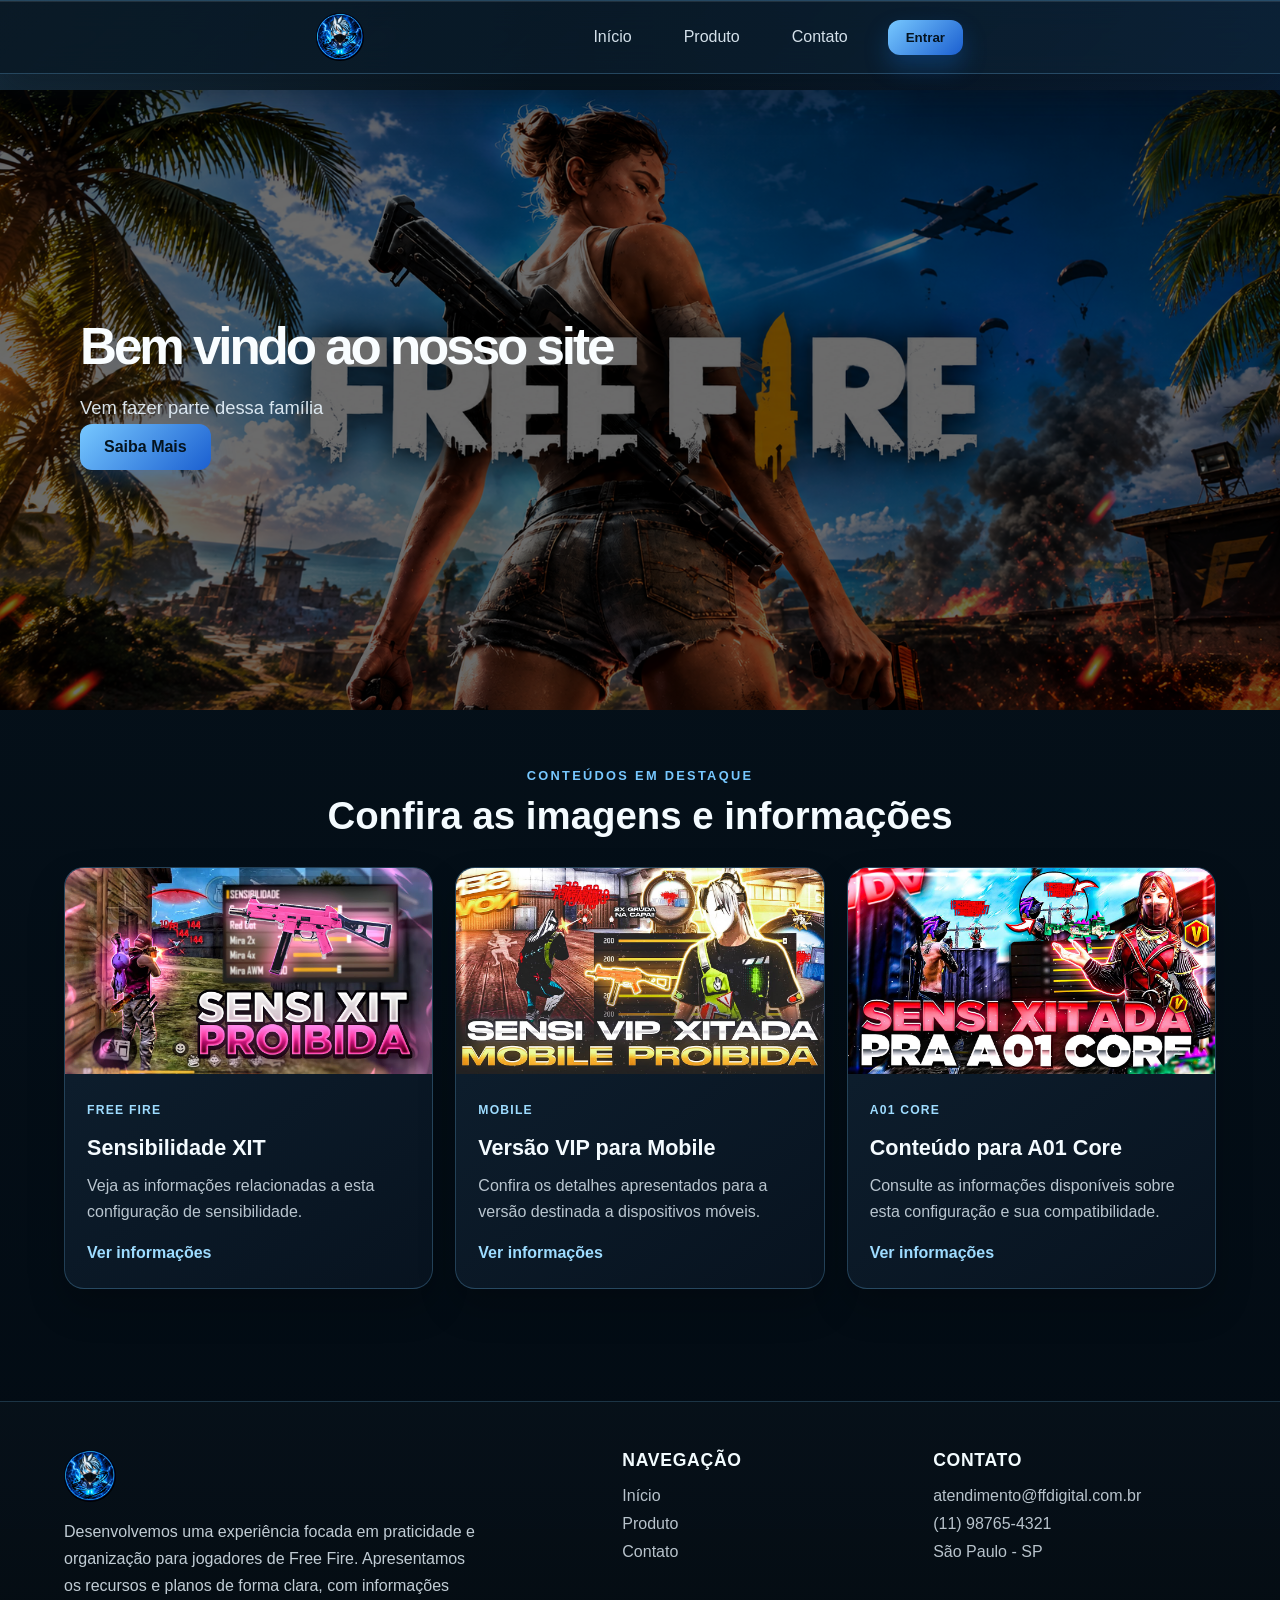
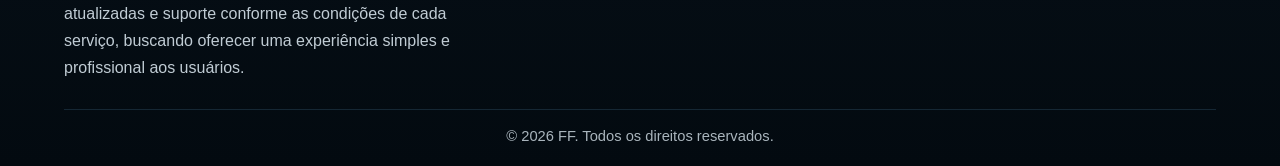
<file: index.html>
<!DOCTYPE html> <!-- Declara que o documento é HTML5 -->

<html lang="pt-BR"> <!-- Inicia a página e define a língua portuguesa do Brasil -->

<head> <!-- Área que guarda configurações da página -->
    <meta charset="UTF-8"> <!-- Permite acentos e caracteres especiais -->
    <meta name="viewport" content="width=device-width, initial-scale=1.0">
    <!-- Faz a página se adaptar ao tamanho da tela do celular -->
    
    <link rel="stylesheet" href="css/estilo.css">
    <!-- Conecta o arquivo CSS que deixa o site com estilo -->
    
    <title>FF</title> <!-- Título que aparece na aba do navegador -->
</head> <!-- Fecha a área de configuração -->

<body> <!-- Começa o conteúdo visível da página -->

    <header id="topo" class="site-header"> <!-- Cabeçalho do site -->
        <nav class="navbar" aria-label="Navegação principal"> <!-- Menu de navegação -->
            <div class="logo" id="logo-principal"> <!-- Bloco do logo -->
                <img src="./img/logo2.png" width="90" alt="Logo do site">
                <!-- Exibe a imagem do logo -->
            </div>

            <button class="menu-toggle" type="button" aria-label="Abrir menu" aria-expanded="false">
                <!-- Botão do menu mobile -->
                <span></span> <!-- Linha 1 do ícone do menu -->
                <span></span> <!-- Linha 2 do ícone do menu -->
                <span></span> <!-- Linha 3 do ícone do menu -->
            </button>

            <ul class="menu" id="menu-principal"> <!-- Lista de links do menu -->
                <li class="menu-item"><a href="index.html">Início</a></li> <!-- Link para a página inicial -->
                <li class="menu-item"><a href="produto.html">Produto</a></li> <!-- Link para a página de produtos -->
                <li class="menu-item"><a href="contato.html">Contato</a></li> <!-- Link para a página de contato -->
                <li class="nav-button"><button type="button">Entrar</button></li>
                <!-- Botão de acesso -->
            </ul>
        </nav>
    </header>

    <main id="conteudo-principal"> <!-- Conteúdo principal da página -->
        <section class="hero" id="secao-hero"> <!-- Seção de destaque/banner -->
            <img class="hero-image" src="./img/ChatGPT Image 23 de set. de 2026, 15_24_44.png" alt="Imagem principal">
            <!-- Imagem principal da seção hero -->

            <div class="hero-content" id="hero-conteudo"> <!-- Conteúdo textual do banner -->
                <h1>Bem vindo ao nosso site</h1> <!-- Título principal -->
                <p>Vem fazer parte dessa família</p> <!-- Texto de apoio -->
                <button type="button">Saiba Mais</button> <!-- Botão de chamada -->
            </div>
        </section>

        <section class="home-cards" aria-labelledby="home-cards-title"> <!-- Seção de cards -->
            <div class="home-cards-heading"> <!-- Cabeçalho da seção -->
                <p>Conteúdos em destaque</p> <!-- Texto pequeno -->
                <h2 id="home-cards-title">Confira as imagens e informações</h2>
                <!-- Título da seção -->
            </div>

            <div class="home-card-grid"> <!-- Container dos cards -->
                <article class="home-card"> <!-- Primeiro card -->
                    <img src="./img/xit.jpg" alt="Imagem sobre sensibilidade XIT para Free Fire" loading="lazy">
                    <!-- Imagem do card -->
                    <div class="home-card-content"> <!-- Conteúdo do card -->
                        <span class="home-card-tag">Free Fire</span> <!-- Tag do item -->
                        <h3>Sensibilidade XIT</h3> <!-- Nome do produto -->
                        <p>Veja as informações relacionadas a esta configuração de sensibilidade.</p>
                        <!-- Descrição -->
                        <a href="produto.html">Ver informações</a> <!-- Link para mais detalhes -->
                    </div>
                </article>

                <article class="home-card"> <!-- Segundo card -->
                    <img src="./img/xit1jpg.jpg" alt="Imagem sobre XIT VIP para Free Fire Mobile" loading="lazy">
                    <div class="home-card-content">
                        <span class="home-card-tag">Mobile</span>
                        <h3>Versão VIP para Mobile</h3>
                        <p>Confira os detalhes apresentados para a versão destinada a dispositivos móveis.</p>
                        <a href="produto.html">Ver informações</a>
                    </div>
                </article>

                <article class="home-card"> <!-- Terceiro card -->
                    <img src="./img/xit2.jpg" alt="Imagem sobre sensibilidade XIT para A01 Core" loading="lazy">
                    <div class="home-card-content">
                        <span class="home-card-tag">A01 Core</span>
                        <h3>Conteúdo para A01 Core</h3>
                        <p>Consulte as informações disponíveis sobre esta configuração e sua compatibilidade.</p>
                        <a href="produto.html">Ver informações</a>
                    </div>
                </article>
            </div>
        </section>
    </main>

    <footer class="site-footer"> <!-- Rodapé da página -->
        <div class="footer-grid"> <!-- Grid do rodapé -->
            <div class="footer-brand"> <!-- Logo e descrição -->
                <img src="./img/logo2.png" alt="Logo do site">
                <p>Desenvolvemos uma experiência focada em praticidade e organização para jogadores de Free Fire. Apresentamos os recursos e planos de forma clara, com informações atualizadas e suporte conforme as condições de cada serviço, buscando oferecer uma experiência simples e profissional aos usuários.
</p>
            </div>

            <div class="footer-links"> <!-- Bloco de navegação -->
                <h3>Navegação</h3>
                <ul>
                    <li><a href="index.html">Início</a></li>
                    <li><a href="produto.html">Produto</a></li>
                    <li><a href="contato.html">Contato</a></li>
                </ul>
            </div>

            <div class="footer-links"> <!-- Bloco de contato -->
                <h3>Contato</h3>
                <ul class="footer-contact">
                    <li><a href="mailto:atendimento@ffdigital.com.br">atendimento@ffdigital.com.br</a></li>
                    <!-- E-mail -->
                    <li><a href="tel:+5511987654321">(11) 98765-4321</a></li>
                    <!-- Telefone -->
                    <li><span>São Paulo - SP</span></li> <!-- Localização -->
                </ul>
            </div>
        </div>

        <div class="footer-bottom"> <!-- Parte final do rodapé -->
            <p>© 2026 FF. Todos os direitos reservados.</p> <!-- Texto de copyright -->
        </div>
    </footer>

    <script> <!-- Inicia JavaScript -->
        const header = document.querySelector('header'); <!-- Pega o cabeçalho -->
        const menuToggle = document.querySelector('.menu-toggle'); <!-- Pega botão do menu -->
        const menu = document.querySelector('.menu'); <!-- Pega o menu -->

        function updateHeaderState() {
            header.classList.toggle('scrolled', window.scrollY > 20);
            // Adiciona ou remove a classe 'scrolled' quando a página rola
        }

        menuToggle.addEventListener('click', () => {
            const isOpen = menu.classList.toggle('open');
            menuToggle.setAttribute('aria-expanded', String(isOpen));
            // Abre/fecha o menu e atualiza o atributo para acessibilidade
        });

        updateHeaderState();
        window.addEventListener('scroll', updateHeaderState, { passive: true });
        // Atualiza o cabeçalho quando a página é rolada
    </script>

</body> <!-- Fecha o conteúdo da página -->

</html> <!-- Fecha a estrutura do documento -->
</file>
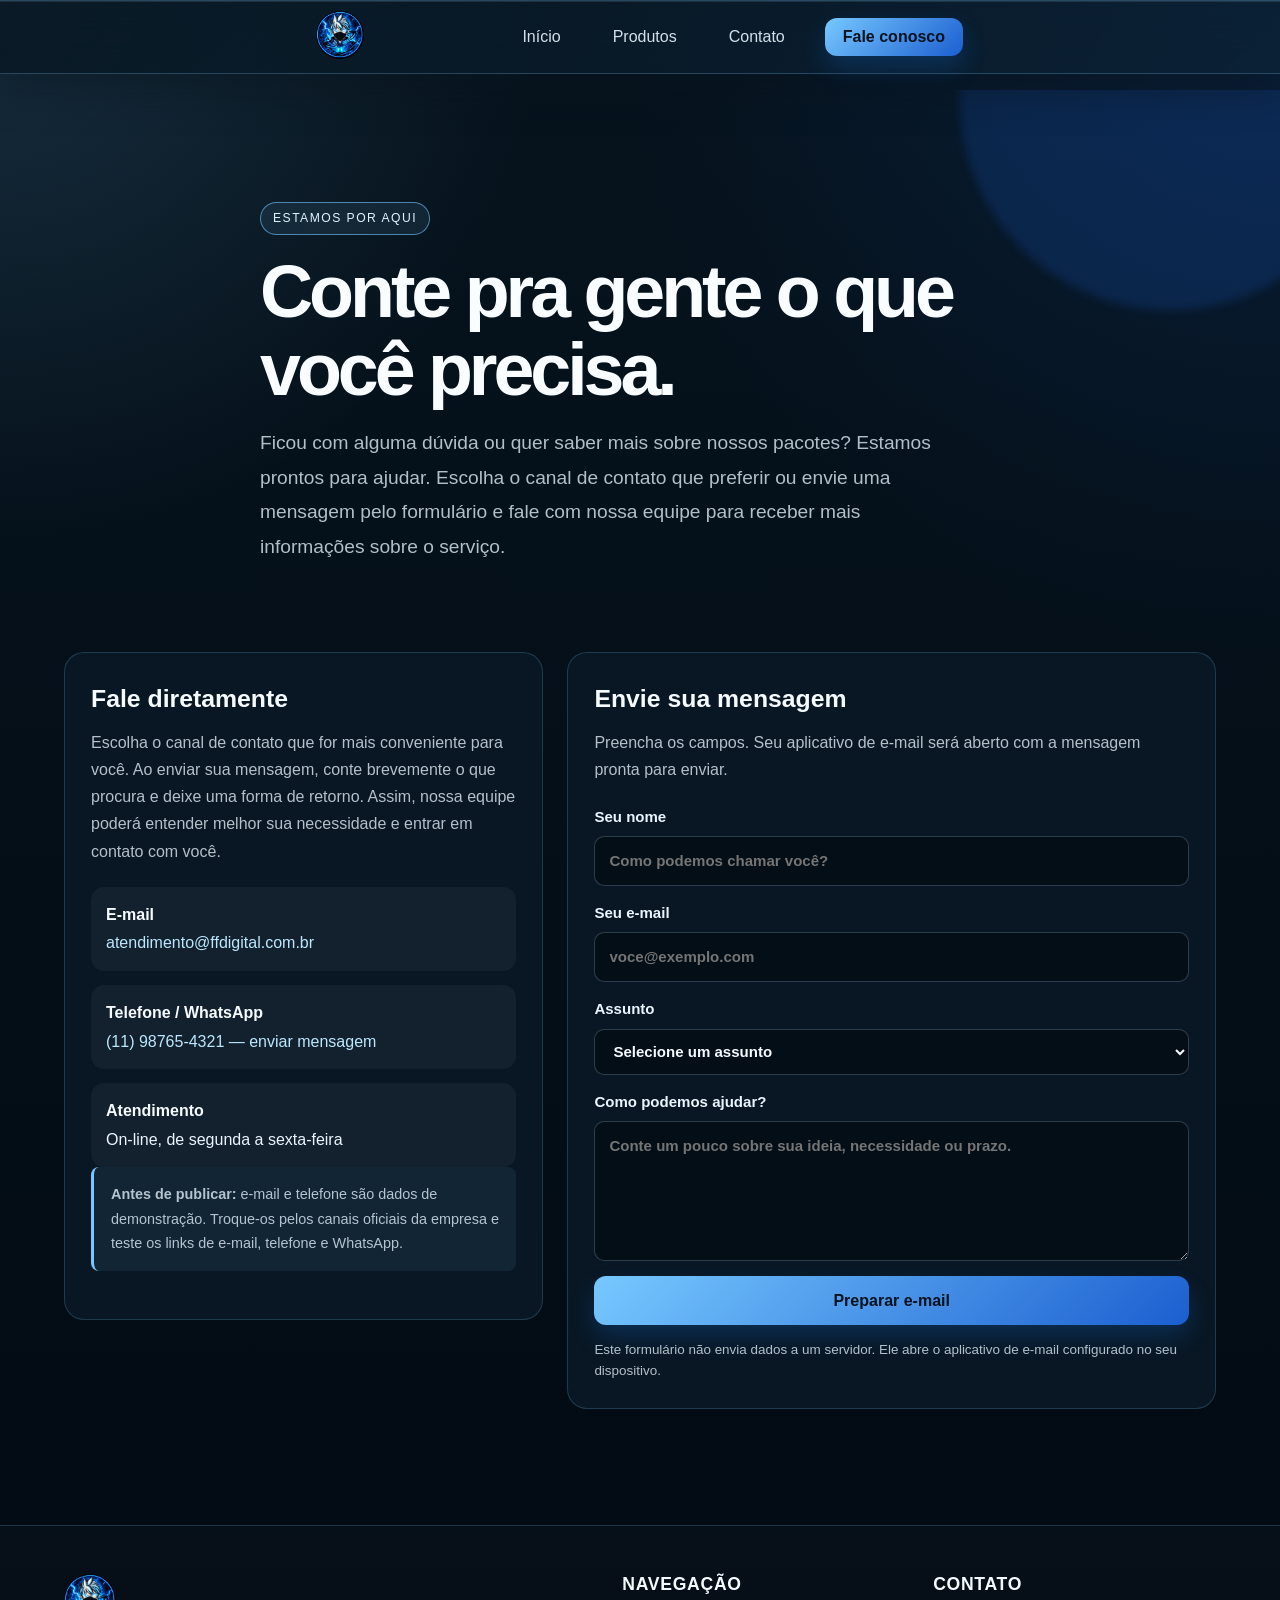
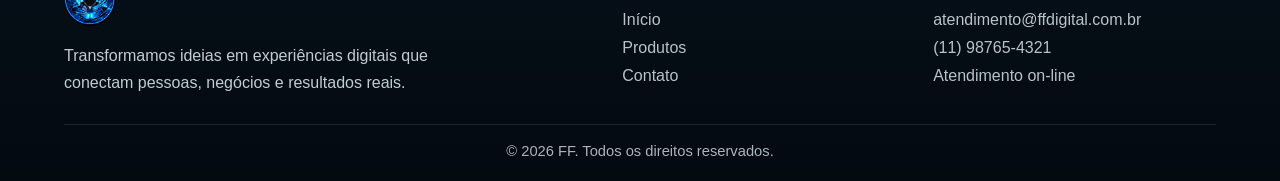
<file: contato.html>
<!-- Informa ao navegador que este documento usa HTML5. -->
<!DOCTYPE html>
<!-- <html> envolve todo o documento; lang informa que o conteúdo está em português do Brasil. -->
<html lang="pt-BR">
<head>
    <!-- Define a codificação para que acentos e caracteres especiais sejam exibidos corretamente. -->
    <meta charset="UTF-8">
    <!-- Ajusta a largura da página à tela do celular, tablet ou computador. -->
    <meta name="viewport" content="width=device-width, initial-scale=1.0">
    <!-- Descrição da página usada por mecanismos de busca e prévias. -->
    <meta name="description" content="Entre em contato com a FF para tirar dúvidas, pedir um orçamento ou conversar sobre seu próximo projeto digital.">
    <!-- <link rel="stylesheet"> conecta a página a um arquivo CSS; href indica o caminho. -->
    <link rel="stylesheet" href="css/estilo.css">
    <!-- Folha de estilos complementar para as páginas internas. -->
    <link rel="stylesheet" href="css/paginas.css">
    <!-- Texto que aparece na aba do navegador. -->
    <title>Contato | FF</title>
</head>
<body>
    <!-- <body> contém o conteúdo visível; <header> é o cabeçalho do site. -->
    <header id="topo" class="site-header">
        <!-- <nav> marca a navegação principal; aria-label dá um nome acessível a leitores de tela. -->
        <nav class="navbar" aria-label="Navegação principal">
            <!-- <div> agrupa o logo; <a href> torna a imagem um link para a página inicial; <img> exibe a imagem. -->
            <div class="logo" id="logo-principal"><a href="index.html" aria-label="FF — página inicial"><img src="./img/logo2.png" width="90" alt="Logo FF"></a></div>
            <!-- Botão que abre/fecha o menu; aria-expanded comunica seu estado e aria-controls identifica o menu controlado. -->
            <button class="menu-toggle" type="button" aria-label="Abrir menu" aria-expanded="false" aria-controls="menu-principal"><span></span><span></span><span></span></button>
            <!-- <ul> cria uma lista não ordenada; cada <li> é um item de navegação. -->
            <ul class="menu" id="menu-principal">
                <!-- <a href> cria links para outras páginas do site. -->
                <li class="menu-item"><a href="index.html">Início</a></li>
                <li class="menu-item"><a href="produto.html">Produtos</a></li>
                <!-- aria-current="page" indica que este link representa a página atual. -->
                <li class="menu-item"><a href="contato.html" aria-current="page">Contato</a></li>
                <li class="nav-button"><a href="contato.html">Fale conosco</a></li>
            </ul>
        </nav>
    </header>
    <!-- <main> agrupa o conteúdo principal da página. -->
    <main>
        <!-- Seção de apresentação da página (hero). -->
        <section class="page-hero">
            <!-- Contêiner usado pelo CSS para alinhar e limitar a largura do conteúdo. -->
            <div class="page-wrap page-hero-content">
                <!-- <span> destaca um rótulo curto sem criar outro parágrafo. -->
                <span class="eyebrow">Estamos por aqui</span>
                <!-- <h1> é o título principal da página. -->
                <h1>Conte pra gente o que você precisa.</h1>
                <!-- <p> representa um parágrafo de texto. -->
                <p>Ficou com alguma dúvida ou quer saber mais sobre nossos pacotes? Estamos prontos para ajudar. Escolha o canal de contato que preferir ou envie uma mensagem pelo formulário e fale com nossa equipe para receber mais informações sobre o serviço.
</p>
            </div>
        </section>
        <!-- Seção dos canais de contato e do formulário; aria-label fornece um nome acessível. -->
        <section class="page-section page-wrap" aria-label="Canais de contato e formulário">
            <!-- Contêiner para organizar o painel de contatos e o formulário lado a lado. -->
            <div class="contact-layout">
                <!-- <aside> contém informação complementar à página: neste caso, os canais de contato. -->
                <aside class="contact-panel">
                    <!-- <h2> é um título de segundo nível, subordinado ao h1. -->
                    <h2>Fale diretamente</h2>
                    <p>Escolha o canal de contato que for mais conveniente para você. Ao enviar sua mensagem, conte brevemente o que procura e deixe uma forma de retorno. Assim, nossa equipe poderá entender melhor sua necessidade e entrar em contato com você.
</p>
                    <!-- Lista dos meios de contato; <li> representa cada item da lista. -->
                    <ul class="contact-list">
                        <!-- <strong> destaca o nome do canal; mailto: abre um aplicativo de e-mail. -->
                        <li class="contact-item"><strong>E-mail</strong><a href="mailto:atendimento@ffdigital.com.br">atendimento@ffdigital.com.br</a></li>
                        <!-- wa.me abre o WhatsApp; target abre nova aba e rel="noopener noreferrer" melhora a segurança. -->
                        <li class="contact-item"><strong>Telefone / WhatsApp</strong><a href="https://wa.me/5511965262572?text=Ol%C3%A1%21%20Quero%20conversar%20sobre%20um%20projeto." target="_blank" rel="noopener noreferrer">(11) 98765-4321 — enviar mensagem</a></li>
                        <!-- <span> marca um trecho de texto sem criar um novo bloco. -->
                        <li class="contact-item"><strong>Atendimento</strong><span>On-line, de segunda a sexta-feira</span></li>
                    </ul>
                    <!-- Aviso em parágrafo; <strong> destaca o começo do aviso. -->
                    <p class="demo-notice"><strong>Antes de publicar:</strong> e-mail e telefone são dados de demonstração. Troque-os pelos canais oficiais da empresa e teste os links de e-mail, telefone e WhatsApp.</p>
                </aside>
                <!-- Segundo painel. aria-labelledby associa esta seção ao título com id="form-title". -->
                <section class="contact-panel" aria-labelledby="form-title">
                    <h2 id="form-title">Envie sua mensagem</h2>
                    <p>Preencha os campos. Seu aplicativo de e-mail será aberto com a mensagem pronta para enviar.</p>
                    <!-- <form> agrupa campos de entrada; id permite encontrá-lo no JavaScript. -->
                    <form class="contact-form" id="contact-form">
                        <!-- <label> descreve o campo associado. for deve corresponder ao id do input. -->
                        <label for="nome">Seu nome
                            <!-- Campo de texto. name identifica o valor no formulário; required obriga o preenchimento. -->
                            <input type="text" id="nome" name="nome" autocomplete="name" required maxlength="100" placeholder="Como podemos chamar você?">
                        </label>
                        <label for="email">Seu e-mail
                            <!-- Campo de e-mail; o navegador verifica o formato. maxlength limita o tamanho digitado. -->
                            <input type="email" id="email" name="email" autocomplete="email" required maxlength="150" placeholder="voce@exemplo.com">
                        </label>
                        <label for="assunto">Assunto
                            <!-- <select> cria um menu de opções. -->
                            <select id="assunto" name="assunto" required>
                                <!-- <option> representa uma opção; disabled impede selecionar o texto inicial como resposta válida. -->
                                <option value="" disabled selected>Selecione um assunto</option>
                                <option value="Produtos digitais">Produtos digitais</option>
                                <option value="Criação de site">Criação de site</option>
                                <option value="Manutenção de site">Manutenção de site</option>
                                <option value="Outro assunto">Outro assunto</option>
                            </select>
                        </label>
                        <label for="mensagem">Como podemos ajudar?
                            <!-- <textarea> permite digitar uma mensagem com várias linhas. -->
                            <textarea id="mensagem" name="mensagem" required maxlength="2000" placeholder="Conte um pouco sobre sua ideia, necessidade ou prazo."></textarea>
                        </label>
                        <!-- Envia o formulário para o tratamento JavaScript abaixo; o texto indica a ação. -->
                        <button class="submit-btn" type="submit">Preparar e-mail</button>
                        <!-- Nota que explica ao visitante como os dados do formulário serão usados. -->
                        <p class="form-note">Este formulário não envia dados a um servidor. Ele abre o aplicativo de e-mail configurado no seu dispositivo.</p>
                    </form>
                </section>
            </div>
        </section>
    </main>
    <!-- <footer> é o rodapé e pode reunir marca, navegação e dados de contato. -->
    <footer class="site-footer">
        <!-- Contêiner em grade para organizar as colunas do rodapé via CSS. -->
        <div class="footer-grid">
            <!-- Bloco com logo e texto institucional. -->
            <div class="footer-brand"><img src="./img/logo2.png" alt="Logo FF"><p>Transformamos ideias em experiências digitais que conectam pessoas, negócios e resultados reais.</p></div>
            <!-- Bloco de links de navegação; h3 é um título e ul/li é uma lista de links. -->
            <div class="footer-links"><h3>Navegação</h3><ul><li><a href="index.html">Início</a></li><li><a href="produto.html">Produtos</a></li><li><a href="contato.html">Contato</a></li></ul></div>
            <!-- Bloco de contatos: mailto: abre e-mail; tel: inicia uma ligação em dispositivos compatíveis. -->
            <div class="footer-links"><h3>Contato</h3><ul class="footer-contact"><li><a href="mailto:atendimento@ffdigital.com.br">atendimento@ffdigital.com.br</a></li><li><a href="tel:+5511987654321">(11) 98765-4321</a></li><li><span>Atendimento on-line</span></li></ul></div>
        </div>
        <!-- Faixa final do rodapé, com informação de direitos autorais. -->
        <div class="footer-bottom"><p>© 2026 FF. Todos os direitos reservados.</p></div>
    </footer>
    <!-- <script> contém JavaScript que controla o menu e o formulário. -->
    <script>
        // Encontra os elementos do cabeçalho e do menu no HTML.
        const header = document.querySelector('header');
        const menuToggle = document.querySelector('.menu-toggle');
        const menu = document.querySelector('.menu');
        // Adiciona ou remove a classe CSS "scrolled" conforme a posição da rolagem.
        function updateHeaderState() { header.classList.toggle('scrolled', window.scrollY > 20); }
        // No clique do botão, alterna a visibilidade do menu e atualiza seu estado acessível.
        menuToggle.addEventListener('click', () => {
            const isOpen = menu.classList.toggle('open');
            menuToggle.setAttribute('aria-expanded', String(isOpen));
        });
        menu.querySelectorAll('a').forEach((link) => link.addEventListener('click', () => {
            menu.classList.remove('open');
            menuToggle.setAttribute('aria-expanded', 'false');
        }));
        // Atualiza o cabeçalho ao carregar e sempre que a página for rolada.
        updateHeaderState();
        window.addEventListener('scroll', updateHeaderState, { passive: true });

        // Localiza o formulário e lê o parâmetro "assunto" caso ele esteja na URL.
        const contactForm = document.querySelector('#contact-form');
        const assuntoParam = new URLSearchParams(window.location.search).get('assunto')?.slice(0, 100);
        // Se a URL trouxe um assunto, tenta selecionar uma opção correspondente no menu.
        if (assuntoParam) {
            const assuntoSelect = contactForm.elements.assunto;
            const matchingOption = [...assuntoSelect.options].find((option) => option.value.toLowerCase() === assuntoParam.toLowerCase());
            if (matchingOption) {
                // A opção já existe: seleciona-a.
                assuntoSelect.value = matchingOption.value;
            } else {
                // A opção não existe: cria uma opção com o assunto recebido e a seleciona.
                assuntoSelect.add(new Option(assuntoParam, assuntoParam, true, true), 1);
            }
        }
        // Intercepta o envio normal do formulário para preparar uma mensagem de e-mail.
        contactForm.addEventListener('submit', (event) => {
            // Evita recarregar a página ao enviar o formulário.
            event.preventDefault();
            // Interrompe o processo se os campos obrigatórios ou formatos não forem válidos.
            if (!contactForm.reportValidity()) return;
            // FormData reúne os valores digitados nos campos do formulário.
            const data = new FormData(contactForm);
            // Prepara o assunto e o corpo do e-mail com os dados fornecidos.
            const subject = `[FF] ${data.get('assunto')}`;
            const body = `Nome: ${data.get('nome')}\nE-mail: ${data.get('email')}\n\nMensagem:\n${data.get('mensagem')}`;
            // Abre o aplicativo de e-mail configurado, preenchendo destinatário, assunto e mensagem.
            window.location.href = `mailto:atendimento@ffdigital.com.br?subject=${encodeURIComponent(subject)}&body=${encodeURIComponent(body)}`;
        });
    </script>
</body>
</html>
</file>
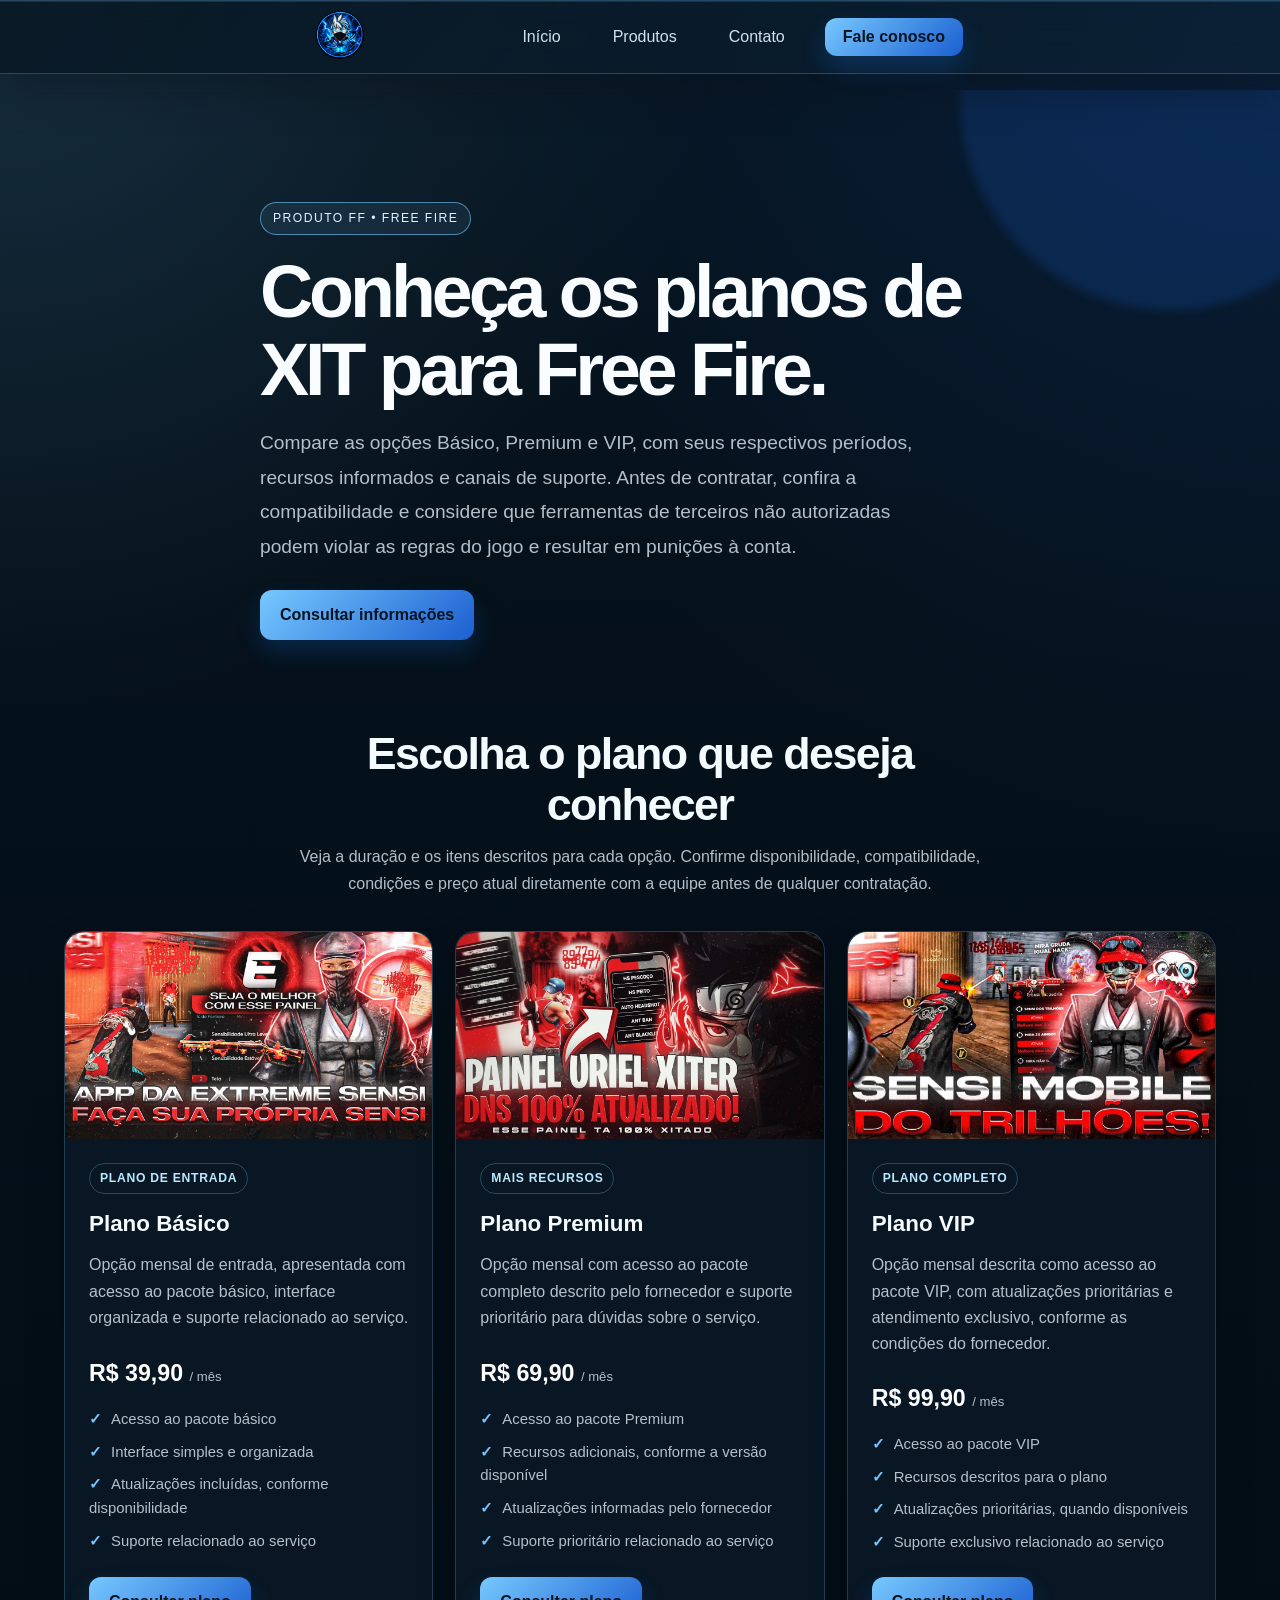
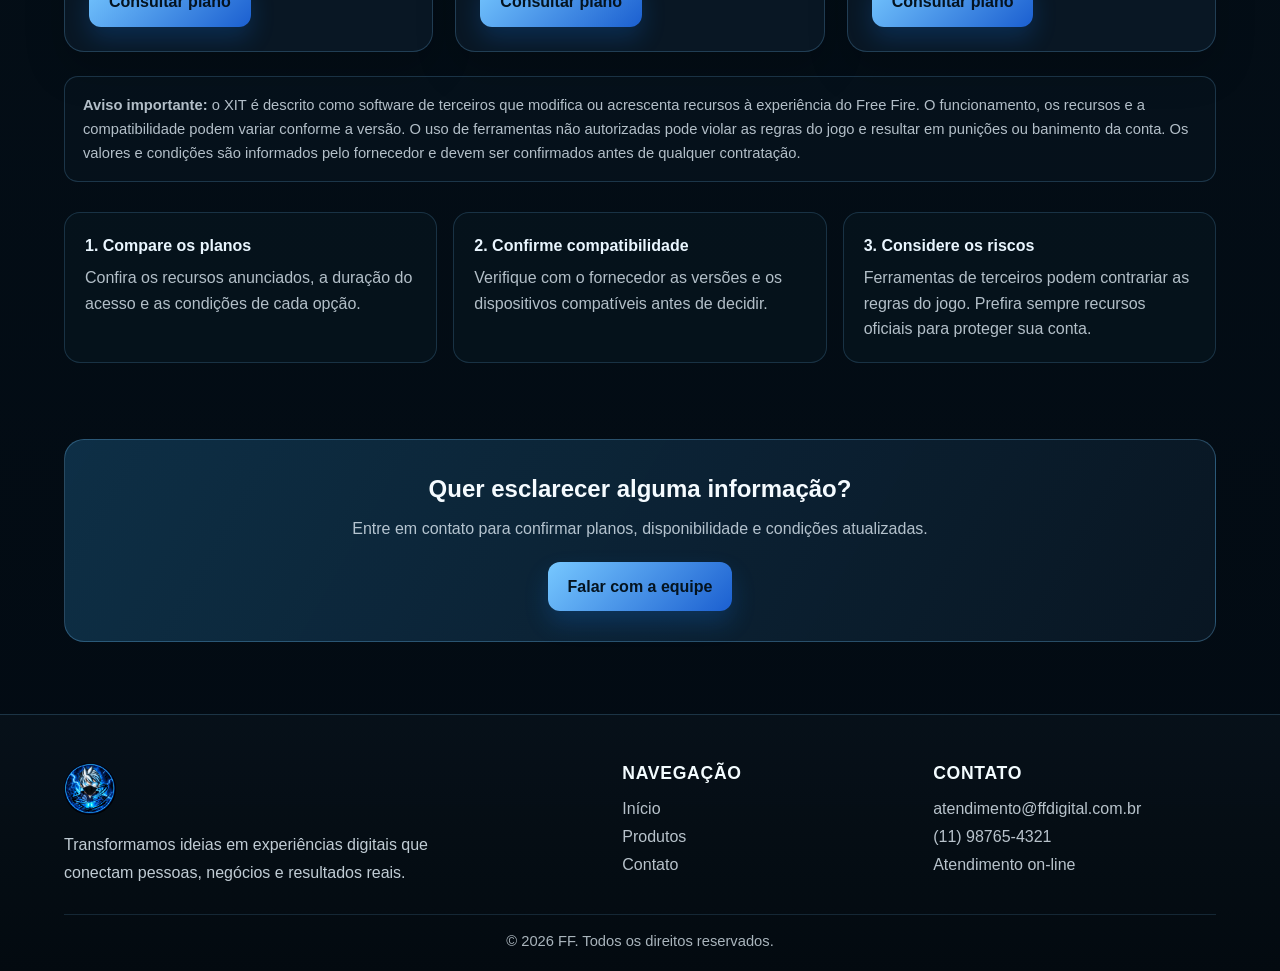
<file: produto.html>
<!-- Informa ao navegador que este documento usa HTML5. -->
<!DOCTYPE html>
<!-- <html> envolve todo o documento; lang indica que o conteúdo está em português do Brasil. -->
<html lang="pt-BR">
<head>
    <!-- <meta charset> define a codificação e permite exibir corretamente acentos e caracteres especiais. -->
    <meta charset="UTF-8">
    <!-- Faz a página adaptar sua largura à tela do celular ou computador. -->
    <meta name="viewport" content="width=device-width, initial-scale=1.0">
    <!-- Descrição resumida usada por mecanismos de busca e prévias da página. -->
    <meta name="description" content="Conheça os planos Básico, Premium e VIP de XIT para Free Fire, seus recursos e as informações importantes antes de contratar.">
    <!-- <link rel="stylesheet"> carrega um arquivo CSS externo; href indica o caminho do arquivo. -->
    <link rel="stylesheet" href="css/estilo.css">
    <!-- Carrega estilos complementares específicos das páginas internas. -->
    <link rel="stylesheet" href="css/paginas.css">
    <!-- <title> define o texto da aba do navegador. -->
    <title>Planos XIT para Free Fire | FF</title>
</head>
<body>
    <!-- <body> contém tudo que será exibido na página. <header> é o cabeçalho do site. -->
    <header id="topo" class="site-header">
        <!-- <nav> identifica uma área de navegação; aria-label dá nome acessível a leitores de tela. -->
        <nav class="navbar" aria-label="Navegação principal">
            <!-- <div> agrupa elementos. <a> cria um link e <img> mostra a imagem do logo. -->
            <div class="logo" id="logo-principal"><a href="index.html" aria-label="FF — página inicial"><img src="./img/logo2.png" width="90" alt="Logo FF"></a></div>
            <!-- <button> cria um botão. type="button" evita envio de formulário; aria-* informa estado e controle para acessibilidade. -->
            <button class="menu-toggle" type="button" aria-label="Abrir menu" aria-expanded="false" aria-controls="menu-principal"><span></span><span></span><span></span></button>
            <!-- <ul> cria uma lista não ordenada; cada <li> é um item. O id conecta a lista ao botão do menu. -->
            <ul class="menu" id="menu-principal">
                <!-- <a href> leva a outra página; class permite aplicar estilos CSS. -->
                <li class="menu-item"><a href="index.html">Início</a></li>
                <!-- aria-current="page" indica que este link corresponde à página aberta. -->
                <li class="menu-item"><a href="produto.html" aria-current="page">Produtos</a></li>
                <li class="menu-item"><a href="contato.html">Contato</a></li>
                <!-- Este item recebe uma classe própria para ter aparência de botão via CSS. -->
                <li class="nav-button"><a href="contato.html">Fale conosco</a></li>
            </ul>
        </nav>
    </header>
    <!-- <main> reúne o conteúdo principal e único desta página. -->
    <main>
        <!-- <section> representa uma seção temática; esta é a apresentação principal (hero). -->
        <section class="page-hero">
            <!-- Contêiner que centraliza e limita a largura do conteúdo por meio do CSS. -->
            <div class="page-wrap page-hero-content">
                <!-- <span> destaca um pequeno rótulo sem iniciar um novo parágrafo. -->
                <span class="eyebrow">Produto FF • Free Fire</span>
                <!-- <h1> é o título principal da página; normalmente deve haver um por página. -->
                <h1>Conheça os planos de XIT para Free Fire.</h1>
                <!-- <p> representa um parágrafo de texto. -->
                <p>Compare as opções Básico, Premium e VIP, com seus respectivos períodos, recursos informados e canais de suporte. Antes de contratar, confira a compatibilidade e considere que ferramentas de terceiros não autorizadas podem violar as regras do jogo e resultar em punições à conta.</p>
                <!-- Link estilizado como chamada para ação; o texto após ?assunto= é enviado na URL. -->
                <a class="hero-cta" href="contato.html?assunto=Informações%20sobre%20planos%20XIT">Consultar informações</a>
            </div>
        </section>
        <!-- Seção de apresentação dos planos; aria-labelledby associa a seção ao título indicado pelo id. -->
        <section class="page-section page-wrap" aria-labelledby="produtos-titulo">
            <!-- Agrupa título e texto introdutório da lista de planos. -->
            <div class="section-heading">
                <!-- <h2> é um título de segundo nível, subordinado ao h1. -->
                <h2 id="produtos-titulo">Escolha o plano que deseja conhecer</h2>
                <p>Veja a duração e os itens descritos para cada opção. Confirme disponibilidade, compatibilidade, condições e preço atual diretamente com a equipe antes de qualquer contratação.</p>
            </div>
            <!-- Grade que reúne os cartões; a disposição visual é definida pela classe no CSS. -->
            <div class="offer-grid">
                <!-- <article> é um conteúdo independente; aqui, cada article representa um plano. -->
                <article class="offer-card">
                    <!-- <img> exibe uma imagem; src é o caminho, alt descreve a imagem e loading="lazy" adia o carregamento. -->
                    <img src="./img/maxresdefault.jpg" alt="Imagem promocional do plano Básico de Free Fire" loading="lazy">
                    <!-- Agrupa o texto e os detalhes do cartão. -->
                    <div class="offer-body">
                        <!-- Etiqueta curta para classificar o plano. -->
                        <span class="offer-tag">Plano de entrada</span>
                        <!-- Título do cartão, em nível h3 abaixo do título da seção h2. -->
                        <h3>Plano Básico</h3>
                        <p>Opção mensal de entrada, apresentada com acesso ao pacote básico, interface organizada e suporte relacionado ao serviço.</p>
                        <!-- <div> agrupa a apresentação do preço; <small> marca o texto secundário (/ mês). -->
                        <div class="offer-price">R$ 39,90 <small>/ mês</small></div>
                        <!-- Lista de características; cada <li> representa uma característica. -->
                        <ul class="offer-list"><li>Acesso ao pacote básico</li><li>Interface simples e organizada</li><li>Atualizações incluídas, conforme disponibilidade</li><li>Suporte relacionado ao serviço</li></ul>
                        <!-- Link para contato com o assunto do plano preenchido na query string da URL. -->
                        <a class="card-link" href="contato.html?assunto=Informações%20sobre%20o%20plano%20Básico">Consultar plano</a>
                    </div>
                </article>
                <!-- Segundo article: cartão do plano Premium, com a mesma estrutura do cartão anterior. -->
                <article class="offer-card">
                    <img src="./img/fff.jpg" alt="Imagem promocional do plano Premium de Free Fire" loading="lazy">
                    <div class="offer-body">
                        <span class="offer-tag">Mais recursos</span>
                        <h3>Plano Premium</h3>
                        <p>Opção mensal com acesso ao pacote completo descrito pelo fornecedor e suporte prioritário para dúvidas sobre o serviço.</p>
                        <div class="offer-price">R$ 69,90 <small>/ mês</small></div>
                        <ul class="offer-list"><li>Acesso ao pacote Premium</li><li>Recursos adicionais, conforme a versão disponível</li><li>Atualizações informadas pelo fornecedor</li><li>Suporte prioritário relacionado ao serviço</li></ul>
                        <a class="card-link" href="contato.html?assunto=Informações%20sobre%20o%20plano%20Premium">Consultar plano</a>
                    </div>
                </article>
                <!-- Terceiro article: cartão do plano VIP, também reaproveitando as mesmas classes e estrutura. -->
                <article class="offer-card">
                    <img src="./img/maxresdefault (1).jpg" alt="Imagem promocional do plano VIP de Free Fire" loading="lazy">
                    <div class="offer-body">
                        <span class="offer-tag">Plano completo</span>
                        <h3>Plano VIP</h3>
                        <p>Opção mensal descrita como acesso ao pacote VIP, com atualizações prioritárias e atendimento exclusivo, conforme as condições do fornecedor.</p>
                        <div class="offer-price">R$ 99,90 <small>/ mês</small></div>
                        <ul class="offer-list"><li>Acesso ao pacote VIP</li><li>Recursos descritos para o plano</li><li>Atualizações prioritárias, quando disponíveis</li><li>Suporte exclusivo relacionado ao serviço</li></ul>
                        <a class="card-link" href="contato.html?assunto=Informações%20sobre%20o%20plano%20VIP">Consultar plano</a>
                    </div>
                </article>
            </div>
            <!-- Aviso em parágrafo; <strong> destaca visualmente e semanticamente o início do texto. -->
            <p class="price-note"><strong>Aviso importante:</strong> o XIT é descrito como software de terceiros que modifica ou acrescenta recursos à experiência do Free Fire. O funcionamento, os recursos e a compatibilidade podem variar conforme a versão. O uso de ferramentas não autorizadas pode violar as regras do jogo e resultar em punições ou banimento da conta. Os valores e condições são informados pelo fornecedor e devem ser confirmados antes de qualquer contratação.</p>
            <!-- Grupo de informações em três blocos; aria-label descreve o propósito para tecnologias assistivas. -->
            <div class="benefit-row" aria-label="Informações antes de escolher um plano">
                <!-- Cada <div> é um bloco de benefício; <strong> dá destaque ao título do bloco. -->
                <div class="benefit"><strong>1. Compare os planos</strong>Confira os recursos anunciados, a duração do acesso e as condições de cada opção.</div>
                <div class="benefit"><strong>2. Confirme compatibilidade</strong>Verifique com o fornecedor as versões e os dispositivos compatíveis antes de decidir.</div>
                <div class="benefit"><strong>3. Considere os riscos</strong>Ferramentas de terceiros podem contrariar as regras do jogo. Prefira sempre recursos oficiais para proteger sua conta.</div>
            </div>
        </section>
        <!-- Seção final de chamada para ação, com outro convite para entrar em contato. -->
        <section class="page-cta page-wrap">
            <h2>Quer esclarecer alguma informação?</h2>
            <p>Entre em contato para confirmar planos, disponibilidade e condições atualizadas.</p>
            <a class="hero-cta" href="contato.html?assunto=Informações%20sobre%20planos%20XIT">Falar com a equipe</a>
        </section>
    </main>
    <!-- <footer> é o rodapé do site; geralmente reúne marca, links e informações de contato. -->
    <footer class="site-footer">
        <!-- Grade que organiza as colunas do rodapé visualmente via CSS. -->
        <div class="footer-grid">
            <!-- Coluna da marca, com imagem do logo e um parágrafo descritivo. -->
            <div class="footer-brand"><img src="./img/logo2.png" alt="Logo FF"><p>Transformamos ideias em experiências digitais que conectam pessoas, negócios e resultados reais.</p></div>
            <!-- Coluna de navegação; h3 é um título e ul/li organiza os links em lista. -->
            <div class="footer-links"><h3>Navegação</h3><ul><li><a href="index.html">Início</a></li><li><a href="produto.html">Produtos</a></li><li><a href="contato.html">Contato</a></li></ul></div>
            <!-- Coluna de contato: mailto: abre o aplicativo de e-mail e tel: inicia uma ligação em dispositivos compatíveis. -->
            <div class="footer-links"><h3>Contato</h3><ul class="footer-contact"><li><a href="mailto:atendimento@ffdigital.com.br">atendimento@ffdigital.com.br</a></li><li><a href="tel:+5511987654321">(11) 98765-4321</a></li><li><span>Atendimento on-line</span></li></ul></div>
        </div>
        <!-- Faixa inferior do rodapé, usada aqui para exibir os direitos autorais. -->
        <div class="footer-bottom"><p>© 2026 FF. Todos os direitos reservados.</p></div>
    </footer>
    <!-- <script> contém JavaScript, que adiciona comportamento interativo ao menu e ao cabeçalho. -->
    <script>
        // Busca o cabeçalho, o botão de menu e a lista de links no documento.
        const header = document.querySelector('header');
        const menuToggle = document.querySelector('.menu-toggle');
        const menu = document.querySelector('.menu');
        // Atualiza a classe do cabeçalho quando a página rola mais de 20 pixels.
        function updateHeaderState() { header.classList.toggle('scrolled', window.scrollY > 20); }
        // Ao clicar no botão, abre/fecha o menu e atualiza o estado acessível aria-expanded.
        menuToggle.addEventListener('click', () => {
            const isOpen = menu.classList.toggle('open');
            menuToggle.setAttribute('aria-expanded', String(isOpen));
        });
        // Ao escolher um link do menu, fecha o menu e atualiza aria-expanded para "false".
        menu.querySelectorAll('a').forEach((link) => link.addEventListener('click', () => {
            menu.classList.remove('open');
            menuToggle.setAttribute('aria-expanded', 'false');
        }));
        // Define a aparência correta logo ao carregar e acompanha a rolagem da janela.
        updateHeaderState();
        window.addEventListener('scroll', updateHeaderState, { passive: true });
    </script>
</body>
</html>
</file>
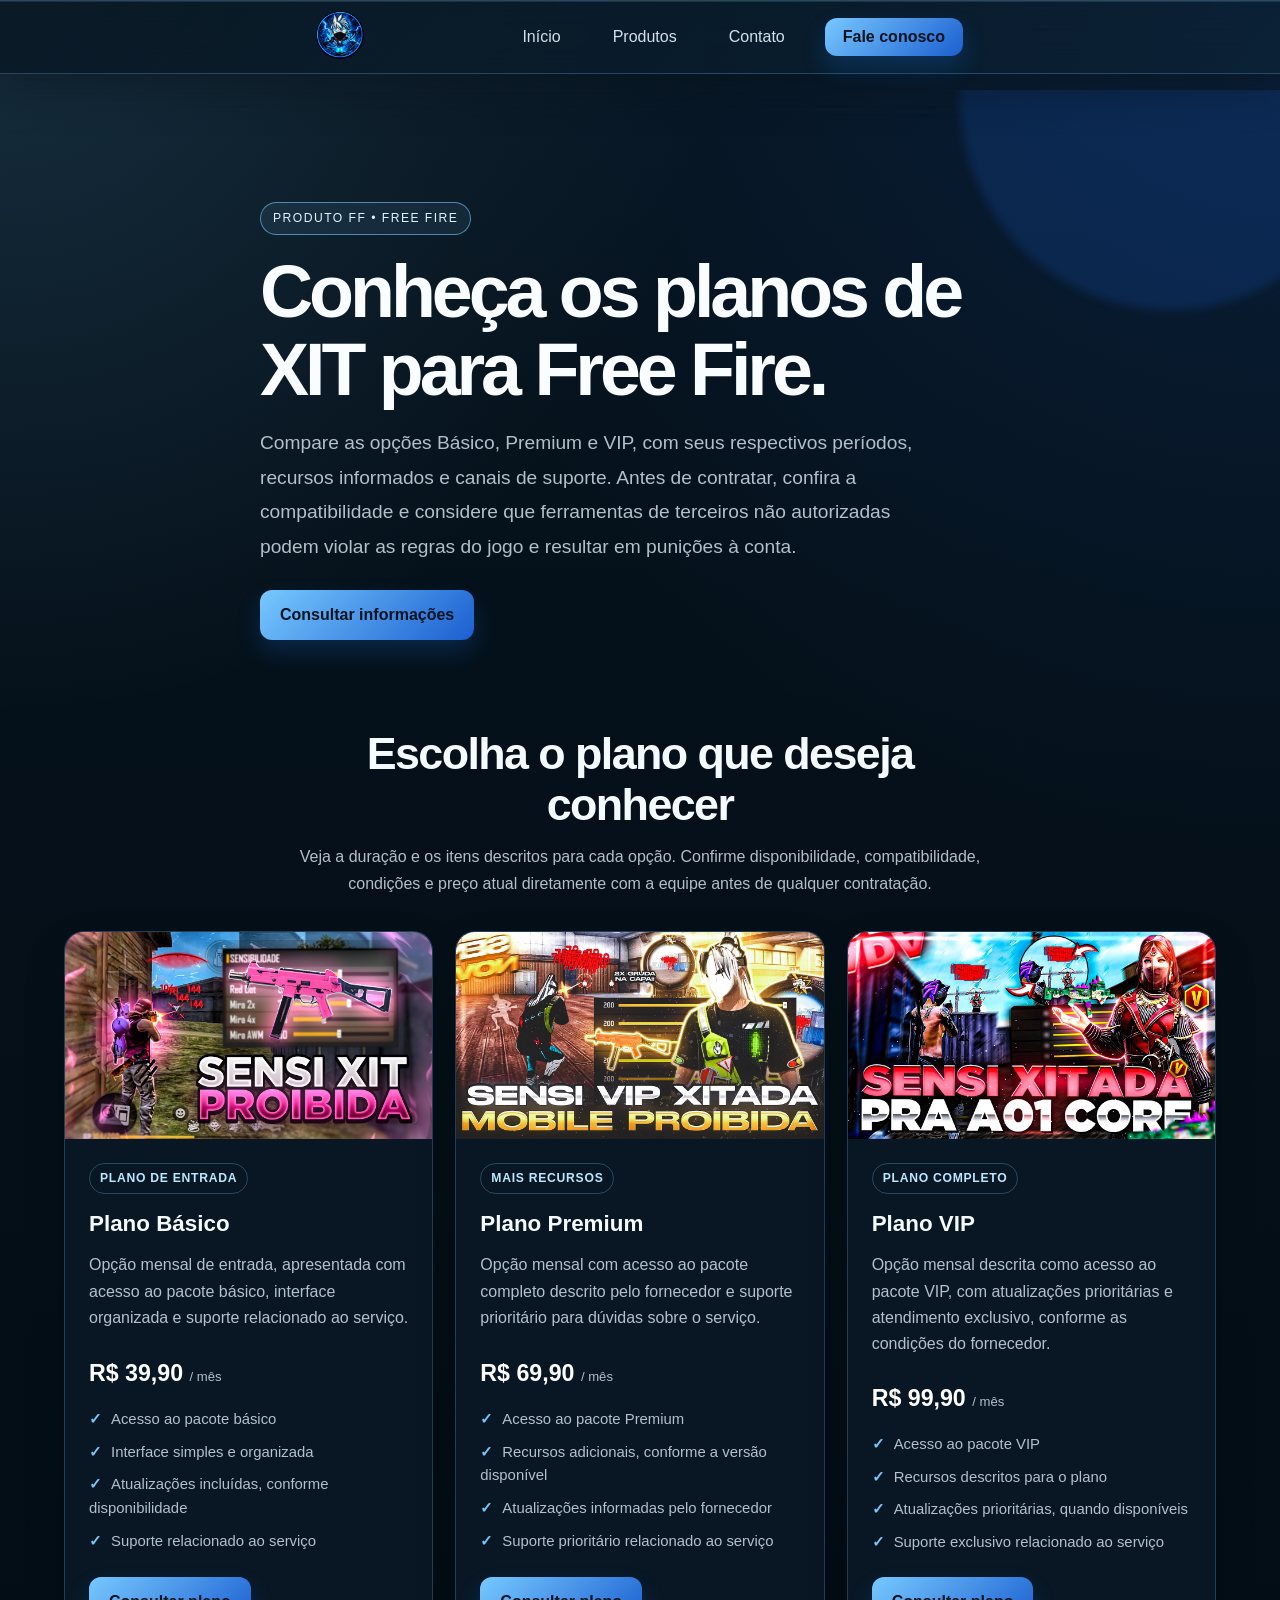
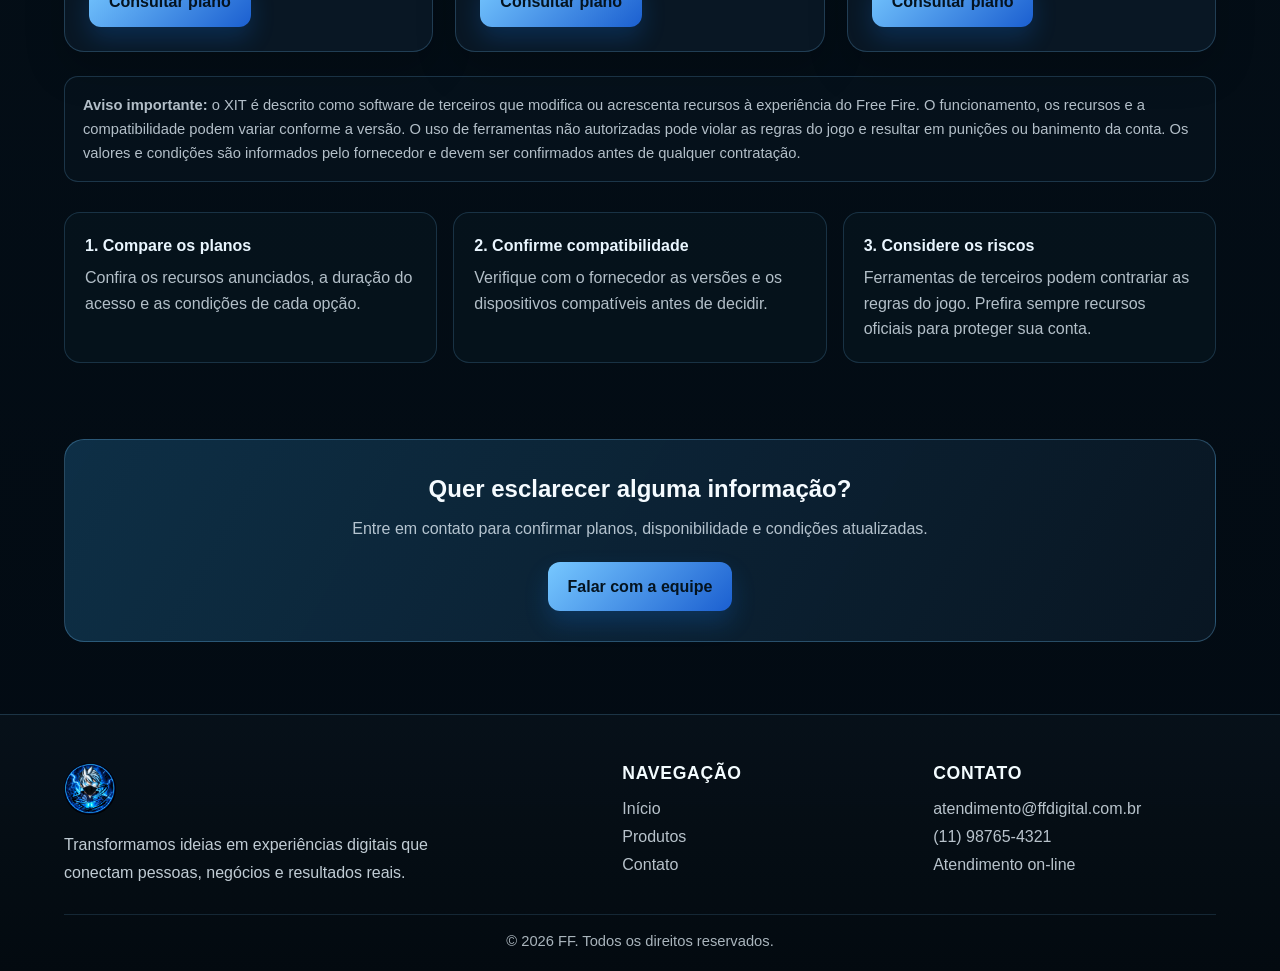
<file: servicos.html>
<!DOCTYPE html>
<html lang="pt-BR">
<head>
    <meta charset="UTF-8">
    <meta name="viewport" content="width=device-width, initial-scale=1.0">
    <meta name="description" content="Conheça os planos Básico, Premium e VIP de XIT para Free Fire, seus recursos e as informações importantes antes de contratar.">
    <link rel="stylesheet" href="css/estilo.css">
    <link rel="stylesheet" href="css/paginas.css">
    <title>Serviços XIT para Free Fire | FF</title>
</head>
<body>
    <header id="topo" class="site-header">
        <nav class="navbar" aria-label="Navegação principal">
            <div class="logo" id="logo-principal"><a href="index.html" aria-label="FF — página inicial"><img src="./img/logo2.png" width="90" alt="Logo FF"></a></div>
            <button class="menu-toggle" type="button" aria-label="Abrir menu" aria-expanded="false" aria-controls="menu-principal"><span></span><span></span><span></span></button>
            <ul class="menu" id="menu-principal">
                <li class="menu-item"><a href="index.html">Início</a></li>
                <li class="menu-item"><a href="produto.html">Produtos</a></li>
                <li class="menu-item"><a href="contato.html">Contato</a></li>
                <li class="nav-button"><a href="contato.html">Fale conosco</a></li>
            </ul>
        </nav>
    </header>
    <main>
        <section class="page-hero">
            <div class="page-wrap page-hero-content">
                <span class="eyebrow">Produto FF • Free Fire</span>
                <h1>Conheça os planos de XIT para Free Fire.</h1>
                <p>Compare as opções Básico, Premium e VIP, com seus respectivos períodos, recursos informados e canais de suporte. Antes de contratar, confira a compatibilidade e considere que ferramentas de terceiros não autorizadas podem violar as regras do jogo e resultar em punições à conta.</p>
                <a class="hero-cta" href="contato.html?assunto=Informações%20sobre%20planos%20XIT">Consultar informações</a>
            </div>
        </section>
        <section class="page-section page-wrap" aria-labelledby="servicos-titulo">
            <div class="section-heading">
                <h2 id="servicos-titulo">Escolha o plano que deseja conhecer</h2>
                <p>Veja a duração e os itens descritos para cada opção. Confirme disponibilidade, compatibilidade, condições e preço atual diretamente com a equipe antes de qualquer contratação.</p>
            </div>
            <div class="offer-grid">
                <article class="offer-card">
                        <img src="./img/xit.jpg" alt="Imagem promocional de sensibilidade XIT para Free Fire" loading="lazy">
                    <div class="offer-body">
                        <span class="offer-tag">Plano de entrada</span>
                        <h3>Plano Básico</h3>
                        <p>Opção mensal de entrada, apresentada com acesso ao pacote básico, interface organizada e suporte relacionado ao serviço.</p>
                        <div class="offer-price">R$ 39,90 <small>/ mês</small></div>
                        <ul class="offer-list"><li>Acesso ao pacote básico</li><li>Interface simples e organizada</li><li>Atualizações incluídas, conforme disponibilidade</li><li>Suporte relacionado ao serviço</li></ul>
                        <a class="card-link" href="contato.html?assunto=Informações%20sobre%20o%20plano%20Básico">Consultar plano</a>
                    </div>
                </article>
                <article class="offer-card">
                        <img src="./img/xit1jpg.jpg" alt="Imagem promocional de sensibilidade VIP para Free Fire Mobile" loading="lazy">
                    <div class="offer-body">
                        <span class="offer-tag">Mais recursos</span>
                        <h3>Plano Premium</h3>
                        <p>Opção mensal com acesso ao pacote completo descrito pelo fornecedor e suporte prioritário para dúvidas sobre o serviço.</p>
                        <div class="offer-price">R$ 69,90 <small>/ mês</small></div>
                        <ul class="offer-list"><li>Acesso ao pacote Premium</li><li>Recursos adicionais, conforme a versão disponível</li><li>Atualizações informadas pelo fornecedor</li><li>Suporte prioritário relacionado ao serviço</li></ul>
                        <a class="card-link" href="contato.html?assunto=Informações%20sobre%20o%20plano%20Premium">Consultar plano</a>
                    </div>
                </article>
                <article class="offer-card">
                        <img src="./img/xit2.jpg" alt="Imagem promocional de sensibilidade XIT para A01 Core" loading="lazy">
                    <div class="offer-body">
                        <span class="offer-tag">Plano completo</span>
                        <h3>Plano VIP</h3>
                        <p>Opção mensal descrita como acesso ao pacote VIP, com atualizações prioritárias e atendimento exclusivo, conforme as condições do fornecedor.</p>
                        <div class="offer-price">R$ 99,90 <small>/ mês</small></div>
                        <ul class="offer-list"><li>Acesso ao pacote VIP</li><li>Recursos descritos para o plano</li><li>Atualizações prioritárias, quando disponíveis</li><li>Suporte exclusivo relacionado ao serviço</li></ul>
                        <a class="card-link" href="contato.html?assunto=Informações%20sobre%20o%20plano%20VIP">Consultar plano</a>
                    </div>
                </article>
            </div>
            <p class="price-note"><strong>Aviso importante:</strong> o XIT é descrito como software de terceiros que modifica ou acrescenta recursos à experiência do Free Fire. O funcionamento, os recursos e a compatibilidade podem variar conforme a versão. O uso de ferramentas não autorizadas pode violar as regras do jogo e resultar em punições ou banimento da conta. Os valores e condições são informados pelo fornecedor e devem ser confirmados antes de qualquer contratação.</p>
            <div class="benefit-row" aria-label="Informações antes de escolher um plano">
                <div class="benefit"><strong>1. Compare os planos</strong>Confira os recursos anunciados, a duração do acesso e as condições de cada opção.</div>
                <div class="benefit"><strong>2. Confirme compatibilidade</strong>Verifique com o fornecedor as versões e os dispositivos compatíveis antes de decidir.</div>
                <div class="benefit"><strong>3. Considere os riscos</strong>Ferramentas de terceiros podem contrariar as regras do jogo. Prefira sempre recursos oficiais para proteger sua conta.</div>
            </div>
        </section>
        <section class="page-cta page-wrap">
            <h2>Quer esclarecer alguma informação?</h2>
            <p>Entre em contato para confirmar planos, disponibilidade e condições atualizadas.</p>
            <a class="hero-cta" href="contato.html?assunto=Informações%20sobre%20planos%20XIT">Falar com a equipe</a>
        </section>
    </main>
    <footer class="site-footer">
        <div class="footer-grid">
            <div class="footer-brand"><img src="./img/logo2.png" alt="Logo FF"><p>Transformamos ideias em experiências digitais que conectam pessoas, negócios e resultados reais.</p></div>
            <div class="footer-links"><h3>Navegação</h3><ul><li><a href="index.html">Início</a></li><li><a href="produto.html">Produtos</a></li><li><a href="contato.html">Contato</a></li></ul></div>
            <div class="footer-links"><h3>Contato</h3><ul class="footer-contact"><li><a href="mailto:atendimento@ffdigital.com.br">atendimento@ffdigital.com.br</a></li><li><a href="tel:+5511987654321">(11) 98765-4321</a></li><li><span>Atendimento on-line</span></li></ul></div>
        </div>
        <div class="footer-bottom"><p>© 2026 FF. Todos os direitos reservados.</p></div>
    </footer>
    <script>
        const header = document.querySelector('header');
        const menuToggle = document.querySelector('.menu-toggle');
        const menu = document.querySelector('.menu');
        function updateHeaderState() { header.classList.toggle('scrolled', window.scrollY > 20); }
        menuToggle.addEventListener('click', () => {
            const isOpen = menu.classList.toggle('open');
            menuToggle.setAttribute('aria-expanded', String(isOpen));
        });
        menu.querySelectorAll('a').forEach((link) => link.addEventListener('click', () => {
            menu.classList.remove('open');
            menuToggle.setAttribute('aria-expanded', 'false');
        }));
        updateHeaderState();
        window.addEventListener('scroll', updateHeaderState, { passive: true });
    </script>
</body>
</html>
</file>
<file: css/estilo.css>
:root {
    --bg-site: #06131d;
    --bg-site-2: #000000;
    --bg-panel: rgba(10, 22, 34, 0.8);
    --panel-soft: #f5f8fc;
    --text-color: #0f172a;
    --text-soft: #eaf6ff;
    --muted: #7c8ea6;
    --accent: #77c8ff;
    --accent-strong: #1b5fd0;
    --accent-deep: #0d1d2b;
    --border: rgba(119, 200, 255, 0.45);
    --shadow: rgba(17, 93, 173, 0.28);
}

* {
    box-sizing: border-box;
}

html {
    scroll-behavior: smooth;
    overflow-y: scroll;
    scrollbar-width: none; 
    -ms-overflow-style: none;
}

html::-webkit-scrollbar {
    display: none; 
}

body {
    margin: 0;
    font-family: "Segoe UI", Arial, sans-serif;
    background:
        radial-gradient(circle at top left, rgba(119, 200, 255, 0.15), transparent 25%),
        radial-gradient(circle at top right, rgba(27, 95, 208, 0.16), transparent 30%),
        linear-gradient(180deg, var(--bg-site) 0%, #020a12 100%);
    color: var(--text-color);
    scrollbar-width: none;
    -ms-overflow-style: none; 
    }

body::-webkit-scrollbar {
    display: none; 
}

header {
    position: fixed;
    top: 0;
    left: 0;
    width: 100%;
    z-index: 50;
    padding-top: 0;
}

.navbar {
    position: relative;
    width: 100%;
    margin: 0;
    display: grid;
    grid-template-columns: 1fr auto 1fr;
    align-items: center;
    gap: 24px;
    padding: 0 32px;
    background: linear-gradient(135deg, rgba(8, 23, 35, 0.86), rgba(12, 34, 53, 0.72));
    border: 1px solid rgba(119, 200, 255, 0.26);
    border-left: none;
    border-right: none;
    border-radius: 0;
    box-shadow: 0 18px 38px rgba(9, 18, 28, 0.42), inset 0 1px 0 rgba(255,255,255,0.1);
    backdrop-filter: blur(16px);
    transition: background 0.25s ease, box-shadow 0.25s ease, border-color 0.25s ease;
}

.logo {
    justify-self: start;
    margin-left: 284px;
}

nav {
    width: 100%;
    display: flex;
    justify-content: center;
}

nav ul {
    display: flex;
    align-items: center;
    gap: 28px;
    list-style: none;
    justify-content: flex-end;
    margin: 0;
    padding: 0;
}

header.scrolled .navbar {
    background: linear-gradient(135deg, rgba(8, 23, 35, 0.96), rgba(11, 29, 45, 0.88));
    box-shadow: 0 16px 34px rgba(9, 18, 28, 0.48), inset 0 1px 0 rgba(255,255,255,0.12);
    border-color: rgba(146, 165, 177, 0.7);
}

.logo {
    display: flex;
    align-items: center;
    gap: 12px;
    min-width: 120px;
    height: 72px;
    

}

.logo img {
   
    max-height: 48px;
    width: auto;
    object-fit: contain;
    border-radius: 50%;
    
}

.logo span {
    color: var(--text-soft);
    text-transform: uppercase;
    letter-spacing: 0.18em;
    font-size: 0.88rem;
    font-weight: 700;
}

nav ul {
    display: flex;
    align-items: center;
    gap: 28px;
    list-style: none;
    margin: 0;
    padding: 0;
}

.navbar > ul {
    position: absolute;
    top: 0;
    right: 317px;
    height: 72px;
    justify-content: flex-end;
}

.menu-toggle {
    display: none;
    width: 46px;
    height: 46px;
    border: 1px solid rgba(255,255,255,0.12);
    background: rgba(255,255,255,0.02);
    border-radius: 12px;
    cursor: pointer;
    padding: 10px 8px;
    flex-direction: column;
    justify-content: center;
    gap: 5px;
}

.menu-toggle span {
    display: block;
    width: 100%;
    height: 2px;
    background: #fff;
    border-radius: 2px;
}

nav ul li {
    position: relative;
    list-style: none;
    padding: 5px 0;
}

nav ul a {
    position: relative;
    color: rgba(234, 246, 255, 0.9);
    text-decoration: none;
    font-weight: 500;
    display: inline-block;
    padding: 10px 12px;
    border-radius: 10px;
    transition: color 0.2s ease, background 0.2s ease, transform 0.2s ease;
}

nav ul a::after {
    content: "";
    position: absolute;
    left: 12px;
    right: 12px;
    bottom: 6px;
    height: 2px;
    border-radius: 999px;
    background: linear-gradient(90deg, var(--accent), #ffffff);
    transform: scaleX(0);
    transform-origin: center;
    transition: transform 0.25s ease;
}

nav ul li:hover a::after,
nav ul a:hover::after {
    transform: scaleX(1);
}

nav ul li:hover a,
nav ul a:hover {
    color: #ffffff;
    background: rgba(255, 255, 255, 0.04);
    transform: translateY(-1px);
}

.nav-button {
    list-style: none;
}

.nav-button button,
.hero-content button,
.submit-btn {
    border: none;
    border-radius: 12px;
    background: linear-gradient(135deg, var(--accent), var(--accent-strong));
    color: #04131f;
    font-weight: 700;
    cursor: pointer;
    box-shadow: 0 12px 24px rgba(20, 132, 255, 0.25);
    transition: transform 0.2s ease, box-shadow 0.2s ease, filter 0.2s ease;
}

.nav-button button {
    padding: 10px 18px;
}

.nav-button button:hover,
.hero-content button:hover,
.submit-btn:hover {
    transform: translateY(-1px);
    filter: brightness(1.02);
    box-shadow: 0 18px 32px rgba(20, 132, 255, 0.28);
}

main {
    margin-top: 90px;
    line-height: 1.6;
    position: relative;
}

.hero {
    position: relative;
    width: 100%;
    min-height: 620px;
    overflow: hidden;
    display: flex;
    align-items: center;
    justify-content: flex-start;
    background: #050d13;
}

.hero-image {
    position: absolute;
    top: 100%;
    inset: 0;
    width: 100%;
    height: 100%;
    object-fit: cover;
    object-position: center;
    filter: brightness(0.42);
}

.hero-content {
    position: relative;
    z-index: 2;
    width: min(100%, 720px);
    padding: 72px 80px 82px;
    color: var(--text-soft);
}

.eyebrow {
    display: inline-block;
    padding: 6px 12px;
    border: 1px solid rgba(119, 200, 255, 0.6);
    border-radius: 999px;
    background: rgba(119, 200, 255, 0.09);
    color: #dff4ff;
    font-size: 0.76rem;
    letter-spacing: 0.12em;
    text-transform: uppercase;
    margin-bottom: 18px;
}

.hero-content h1 {
    margin: 0 0 18px;
    font-size: clamp(2.5rem, 4vw, 4.4rem);
    line-height: 1.05;
    letter-spacing: -0.06em;
    color: #f9fdff;
    max-width: 620px;
}

.hero-content p {
    margin: 0;
    font-size: 1.15rem;
    max-width: 560px;
    line-height: 1.7;
    color: rgba(234, 246, 255, 0.9);
}

.hero-actions {
    display: flex;
    align-items: center;
    gap: 20px;
    margin-top: 28px;
}

.hero-content button {
    padding: 14px 24px;
    font-size: 1rem;
}

.secondary-link {
    color: #effbff;
    text-decoration: none;
    font-weight: 600;
    border-bottom: 1px solid rgba(255, 255, 255, 0.45);
    padding-bottom: 2px;
}

.dashboard-section {
    width: min(1280px, 90%);
    margin: 36px auto 92px;
}

.stats-bar {
    display: grid;
    grid-template-columns: repeat(3, minmax(0, 1fr));
    gap: 18px;
    margin-bottom: 26px;
}

.stat-item {
    display: flex;
    flex-direction: column;
    gap: 8px;
    padding: 22px 20px;
    background: rgba(8, 21, 31, 0.86);
    border: 1px solid rgba(119, 200, 255, 0.22);
    border-radius: 18px;
    box-shadow: 0 12px 30px rgba(8, 21, 31, 0.2);
}

.stat-item strong {
    font-size: clamp(1.7rem, 2vw, 2.4rem);
    color: #dff4ff;
    letter-spacing: -0.04em;
}

.stat-item span {
    color: rgba(234, 246, 255, 0.75);
    font-size: 0.96rem;
}

.feature-grid {
    display: grid;
    grid-template-columns: repeat(3, minmax(0, 1fr));
    gap: 18px;
    margin-bottom: 32px;
}

.feature-card {
    background: rgba(16, 27, 39, 0.9);
    border: 1px solid rgba(119, 200, 255, 0.2);
    border-radius: 20px;
    padding: 24px 20px 18px;
    display: grid;
    grid-template-columns: 90px 1fr;
    grid-template-areas:
        "icon text"
        "button button";
    column-gap: 18px;
    row-gap: 18px;
    min-height: 200px;
    box-shadow: 0 18px 36px rgba(10, 17, 26, 0.18);
}

.feature-icon {
    grid-area: icon;
    width: 80px;
    height: 80px;
    margin: 0 auto;
    border-radius: 22px;
    background: linear-gradient(135deg, rgba(119, 200, 255, 0.18), rgba(255, 255, 255, 0.03));
    border: 1px solid rgba(119, 200, 255, 0.35);
    position: relative;
}

.icon-gear::before,
.icon-gear::after {
    content: "";
    position: absolute;
    left: 50%;
    top: 50%;
    transform: translate(-50%, -50%);
}

.icon-gear::before {
    width: 34px;
    height: 34px;
    border: 7px solid #dff4ff;
    border-radius: 50%;
}

.icon-gear::after {
    width: 12px;
    height: 12px;
    background: #dff4ff;
    border-radius: 50%;
    box-shadow: 0 -22px 0 -1px #dff4ff, 0 22px 0 -1px #dff4ff, -22px 0 0 -1px #dff4ff, 22px 0 0 -1px #dff4ff,
        15px -15px 0 -1px #dff4ff, -15px -15px 0 -1px #dff4ff, -15px 15px 0 -1px #dff4ff, 15px 15px 0 -1px #dff4ff;
}

.icon-people {
    display: flex;
    align-items: flex-end;
    justify-content: center;
    gap: 6px;
    padding-bottom: 12px;
}

.icon-people::before {
    content: "";
    position: absolute;
    left: 50%;
    bottom: 11px;
    width: 46px;
    height: 16px;
    transform: translateX(-50%);
    background: #dff4ff;
    border-radius: 18px 18px 8px 8px;
}

.icon-people span {
    position: relative;
    display: block;
    width: 18px;
    height: 18px;
    background: #dff4ff;
    border-radius: 50%;
    bottom: 0;
}

.icon-people span:nth-child(1) { width: 16px; height: 16px; }
.icon-people span:nth-child(2) { width: 20px; height: 20px; }
.icon-people span:nth-child(3) { width: 16px; height: 16px; }

.icon-chart {
    position: relative;
    display: flex;
    align-items: flex-end;
    justify-content: center;
    gap: 7px;
}

.icon-chart span {
    position: absolute;
    bottom: 18px;
    width: 8px;
    background: #dff4ff;
    border-radius: 6px 6px 0 0;
}

.icon-chart span:nth-child(1) { left: 24px; height: 26px; }
.icon-chart span:nth-child(2) { left: 37px; height: 44px; }
.icon-chart span:nth-child(3) { left: 50px; height: 62px; }

.feature-text {
    grid-area: text;
    align-self: center;
}

.feature-text h3 {
    margin: 0 0 10px;
    font-size: clamp(1.6rem, 1.8vw, 2.1rem);
    line-height: 1.15;
    color: #f4fbff;
}

.feature-text p {
    margin: 0;
    color: rgba(234, 246, 255, 0.8);
    line-height: 1.6;
    max-width: 260px;
}

.secondary-btn {
    grid-area: button;
    width: 100%;
    max-width: 180px;
    justify-self: center;
    background: transparent;
    color: #edfaff;
    border: 1px solid rgba(172, 220, 255, 0.45);
    border-radius: 10px;
    font-size: 1rem;
    padding: 10px 18px;
    cursor: pointer;
}

.info-grid {
    display: grid;
    grid-template-columns: 1.3fr 1fr;
    gap: 24px;
}

.panel {
    background: var(--panel-soft);
    border: 1px solid rgba(16, 69, 108, 0.1);
    border-radius: 20px;
    padding: 22px 20px 18px;
    box-shadow: 0 12px 28px rgba(11, 18, 28, 0.06);
}

.panel h2 {
    margin: 0 0 18px;
    font-size: clamp(1.9rem, 2vw, 2.8rem);
    line-height: 1.15;
    color: var(--text-color);
}

.table-panel table {
    width: 100%;
    border-collapse: collapse;
    font-size: 1rem;
}

.table-panel thead th {
    background: rgba(11, 26, 38, 0.05);
    color: var(--text-color);
    font-weight: 700;
    text-align: left;
    padding: 14px 12px;
    border-bottom: 1px solid rgba(11, 26, 38, 0.08);
}

.table-panel tbody td {
    padding: 14px 12px;
    color: var(--text-color);
    border-bottom: 1px solid rgba(11, 26, 38, 0.08);
}

.table-panel tbody tr:nth-child(even) {
    background: rgba(11, 26, 38, 0.02);
}

.status {
    display: inline-flex;
    align-items: center;
    justify-content: center;
    min-width: 82px;
    padding: 6px 12px;
    border-radius: 999px;
    font-size: 0.8rem;
    font-weight: 700;
}

.status.active {
    background: rgba(44, 182, 93, 0.12);
    color: #197a42;
}

.status.inactive {
    background: rgba(220, 67, 67, 0.1);
    color: #b84d4d;
}

.form-panel form {
    display: flex;
    flex-direction: column;
    gap: 16px;
}

.form-panel label {
    display: flex;
    flex-direction: column;
    gap: 8px;
    color: var(--text-color);
    font-size: 1rem;
    font-weight: 600;
}

.form-panel input,
.form-panel select,
.form-panel textarea {
    width: 100%;
    border: 1px solid rgba(11, 26, 38, 0.12);
    border-radius: 12px;
    padding: 12px 14px;
    background: rgba(255, 255, 255, 0.8);
    color: var(--text-color);
    font-size: 0.98rem;
    outline: none;
    transition: border-color 0.2s ease, box-shadow 0.2s ease;
}

.form-panel input:focus,
.form-panel select:focus,
.form-panel textarea:focus {
    border-color: rgba(27, 95, 208, 0.7);
    box-shadow: 0 0 0 4px rgba(27, 95, 208, 0.08);
}

.form-panel textarea {
    min-height: 120px;
    resize: vertical;
}

.submit-btn {
    width: 100%;
    padding: 12px 18px;
    font-size: 1.1rem;
}

.site-footer {
    background: linear-gradient(180deg, rgba(7, 17, 25, 0.96), rgba(3, 10, 16, 1));
    border-top: 1px solid rgba(119, 200, 255, 0.22);
    margin-top: 40px;
    padding: 48px 0 22px;
}

.footer-grid {
    width: min(1280px, 90%);
    margin: 0 auto;
    display: grid;
    grid-template-columns: 1.5fr 0.8fr 0.8fr;
    gap: 28px;
    align-items: start;
}

.footer-brand {
    color: rgba(234, 246, 255, 0.82);
}

.footer-brand img {
    display: block;
    max-height: 52px;
    width: auto;
    object-fit: contain;
    margin-bottom: 16px;
     border-radius: 50%;
}

.footer-brand p {
    margin: 0;
    max-width: 420px;
    line-height: 1.7;
}

.footer-links h3 {
    margin: 0 0 16px;
    color: #f3fcff;
    font-size: 1.1rem;
    letter-spacing: 0.04em;
    text-transform: uppercase;
}

.footer-links ul {
    list-style: none;
    margin: 0;
    padding: 0;
    display: grid;
    gap: 10px;
}

.footer-links a,
.footer-links span {
    color: rgba(234, 246, 255, 0.78);
    text-decoration: none;
    transition: color 0.2s ease;
}

.footer-links a:hover {
    color: #ffffff;
}

.footer-bottom {
    width: min(1280px, 90%);
    margin: 28px auto 0;
    padding-top: 18px;
    border-top: 1px solid rgba(119, 200, 255, 0.15);
    text-align: center;
    color: rgba(234, 246, 255, 0.72);
    font-size: 0.92rem;
}

.footer-bottom p {
    margin: 0;
}

@media (max-width: 768px) {
    .site-footer {
        padding-top: 32px;
    }

    .footer-grid {
        grid-template-columns: 1fr;
    }

    .footer-brand p {
        max-width: 100%;
    }
    header {
        padding-top: 0;
    }

    .navbar {
        width: 100%;
        padding: 10px 14px;
        border-radius: 0;
        gap: 12px;
        flex-wrap: wrap;
        justify-content: space-between;
        text-align: center;
    }

    .logo {
        height: auto;
        min-width: auto;
        margin-left: 0;
    }

    .menu-toggle {
        display: flex;
    }

    nav ul {
        display: none;
        width: 100%;
        flex-direction: column;
        align-items: stretch;
        gap: 12px;
        padding: 12px 8px 8px;
    }

    .navbar > ul {
        position: static;
        height: auto;
        justify-content: initial;
    }

    nav ul.open {
        display: flex;
    }

    nav ul a {
        font-size: 0.9rem;
        padding: 8px 10px;
    }

    .hero {
        min-height: 480px;
    }

    .hero-content {
        padding: 32px 24px 40px;
    }

    .hero-content h1 {
        font-size: clamp(2.1rem, 7vw, 3.2rem);
    }

    .hero-content p {
        font-size: 1rem;
    }

    .hero-actions {
        flex-wrap: wrap;
    }

    .stats-bar,
    .feature-grid,
    .info-grid {
        grid-template-columns: 1fr;
    }

    .feature-card {
        grid-template-columns: 1fr;
        grid-template-areas:
            "icon"
            "text"
            "button";
        text-align: center;
    }

    .feature-text p {
        max-width: 100%;
    }

    .nav-button button,
    .hero-content button {
        width: auto;
        max-width: 220px;
    }
}

@media (max-width: 480px) {
    body {
        font-size: 15px;
    }

    header {
        padding-top: 0;
    }

    .navbar {
        width: 100%;
        padding: 8px 12px;
        border-radius: 0;
        text-align: center;
    }

    .logo {
        height: 52px;
    }

    .logo img {
        max-height: 36px;
    }

    nav ul {
        gap: 8px 12px;
    }

    nav ul a {
        font-size: 0.8rem;
        padding: 6px 8px;
    }

    .nav-button button {
        padding: 8px 12px;
    }

    .hero {
        min-height: 420px;
    }

    .hero-content {
        padding: 24px 18px 28px;
    }

    .hero-content h1 {
        line-height: 1.1;
    }

    .feature-card {
        padding: 18px 16px;
    }

    .table-panel {
        overflow-x: auto;
    }

    .table-panel table {
        min-width: 620px;
    }
}

.cards-section {
    margin-top: 56px;
}

.cards-heading {
    margin: 0 0 26px;
    text-align: center;
}

.cards-heading > p {
    margin: 0 0 8px;
    color: var(--accent);
    font-size: 0.8rem;
    font-weight: 800;
    letter-spacing: 0.18em;
    text-transform: uppercase;
}

.cards-heading h2 {
    margin: 0;
    color: #f4fbff;
    font-size: clamp(1.8rem, 3vw, 2.6rem);
    line-height: 1.15;
}

.cards-section .feature-card {
    grid-template-areas: "icon text";
    grid-template-rows: 1fr;
    align-items: center;
    min-height: 184px;
    border-color: rgba(119, 200, 255, 0.28);
    background: linear-gradient(145deg, rgba(16, 35, 51, 0.96), rgba(8, 20, 32, 0.92));
    transition: transform 0.25s ease, border-color 0.25s ease, box-shadow 0.25s ease;
}

.cards-section .feature-card:hover {
    transform: translateY(-6px);
    border-color: rgba(119, 200, 255, 0.72);
    box-shadow: 0 22px 42px rgba(0, 0, 0, 0.28), 0 0 24px rgba(27, 95, 208, 0.14);
}

.cards-section .feature-icon {
    display: grid;
    place-items: center;
    border-radius: 22px;
    background: linear-gradient(135deg, rgba(119, 200, 255, 0.2), rgba(27, 95, 208, 0.08));
}

.cards-section .icon-people {
    display: flex;
    align-items: flex-end;
    justify-content: center;
    gap: 6px;
    padding-bottom: 12px;
}

.icon-game::before {
    content: "FF";
    color: #dff4ff;
    font-size: 1.55rem;
    font-weight: 900;
    letter-spacing: -0.08em;
    text-shadow: 0 0 14px rgba(119, 200, 255, 0.55);
}

.icon-contact::before {
    content: "";
    width: 36px;
    height: 25px;
    border: 2px solid #dff4ff;
    border-radius: 5px;
}

.icon-contact::after {
    content: "";
    position: absolute;
    top: 24px;
    left: 31px;
    width: 15px;
    height: 15px;
    border-right: 2px solid #dff4ff;
    border-bottom: 2px solid #dff4ff;
    transform: rotate(45deg);
}

.cards-section .feature-text h3 {
    font-size: clamp(1.35rem, 1.7vw, 1.7rem);
}

.cards-section .feature-text p {
    max-width: 300px;
}

.card-contact-link {
    display: inline-block;
    margin-top: 10px;
    color: #9edcff;
    font-size: 0.88rem;
    font-weight: 700;
    text-decoration: none;
}

.card-contact-link:hover {
    color: #fff;
    text-decoration: underline;
}

@media (max-width: 768px) {
    .cards-section .feature-card {
        grid-template-columns: 1fr;
        grid-template-areas: "icon" "text";
        text-align: center;
    }

    .cards-section .feature-text p {
        max-width: 100%;
    }
}

.site-info-block {
    margin-top: 52px;
}

.site-info-panel {
    overflow-x: auto;
    border-color: rgba(119, 200, 255, 0.28);
    background: linear-gradient(145deg, rgba(16, 35, 51, 0.96), rgba(8, 20, 32, 0.94));
    box-shadow: 0 18px 36px rgba(0, 0, 0, 0.22);
}

.site-info-panel table {
    min-width: 0;
}

.site-info-panel thead th {
    background: rgba(119, 200, 255, 0.1);
    border-bottom-color: rgba(119, 200, 255, 0.24);
    color: #dff4ff;
}

.site-info-panel tbody td {
    border-bottom-color: rgba(119, 200, 255, 0.14);
    color: rgba(234, 246, 255, 0.84);
    line-height: 1.55;
}

.site-info-panel tbody td:first-child {
    width: 230px;
    color: #9edcff;
    font-weight: 700;
}

.site-info-panel tbody tr:nth-child(even) {
    background: rgba(119, 200, 255, 0.035);
}

.site-info-panel tbody tr:hover {
    background: rgba(119, 200, 255, 0.08);
}

.site-info-panel tbody tr:last-child td {
    border-bottom: 0;
}

@media (max-width: 480px) {
    .site-info-block {
        margin-top: 38px;
    }

    .site-info-panel {
        padding: 12px;
    }

    .site-info-panel thead th,
    .site-info-panel tbody td {
        padding: 12px 10px;
    }

    .site-info-panel tbody td:first-child {
        width: 34%;
    }
}

.home-cards {
    width: min(1280px, 90%);
    margin: 0 auto;
    padding: 56px 0 72px;
}

.home-cards-heading {
    margin: 0 0 28px;
    text-align: center;
}

.home-cards-heading > p {
    margin: 0 0 8px;
    color: var(--accent);
    font-size: 0.8rem;
    font-weight: 800;
    letter-spacing: 0.18em;
    text-transform: uppercase;
}

.home-cards-heading h2 {
    margin: 0;
    color: #f4fbff;
    font-size: clamp(1.8rem, 3vw, 2.6rem);
    line-height: 1.15;
}

.home-card-grid {
    display: grid;
    grid-template-columns: repeat(3, minmax(0, 1fr));
    gap: 22px;
}

.home-card {
    overflow: hidden;
    border: 1px solid rgba(119, 200, 255, 0.24);
    border-radius: 20px;
    background: linear-gradient(145deg, rgba(16, 35, 51, 0.96), rgba(8, 20, 32, 0.94));
    box-shadow: 0 18px 36px rgba(0, 0, 0, 0.22);
    transition: transform 0.25s ease, border-color 0.25s ease, box-shadow 0.25s ease;
}

.home-card:hover {
    transform: translateY(-5px);
    border-color: rgba(119, 200, 255, 0.68);
    box-shadow: 0 22px 42px rgba(0, 0, 0, 0.3), 0 0 24px rgba(27, 95, 208, 0.14);
}

.home-card img {
    display: block;
    width: 100%;
    aspect-ratio: 16 / 9;
    object-fit: cover;
    background: #102b40;
}

.home-card-content {
    padding: 22px;
    color: var(--text-soft);
}

.home-card-tag {
    display: inline-block;
    margin-bottom: 10px;
    color: #9edcff;
    font-size: 0.76rem;
    font-weight: 800;
    letter-spacing: 0.1em;
    text-transform: uppercase;
}

.home-card-content h3 {
    margin: 0 0 8px;
    color: #f4fbff;
    font-size: 1.35rem;
}

.home-card-content p {
    margin: 0 0 16px;
    color: rgba(234, 246, 255, 0.78);
    line-height: 1.6;
}

.home-card-content a {
    color: #9edcff;
    font-weight: 700;
    text-decoration: none;
}

.home-card-content a:hover,
.home-card-content a:focus-visible {
    color: #fff;
    text-decoration: underline;
}

@media (max-width: 900px) {
    .home-card-grid {
        grid-template-columns: repeat(2, minmax(0, 1fr));
    }
}

@media (max-width: 600px) {
    .home-cards {
        padding: 40px 0 52px;
    }

    .home-card-grid {
        grid-template-columns: 1fr;
    }
}

@media (prefers-reduced-motion: reduce) {
    .home-card {
        transition: none;
    }
}
</file>
<file: css/paginas.css>
/* Estilos das páginas de produtos, serviços e contato. */
:root {
    --page-card: rgba(10, 25, 38, 0.9);
    --page-muted: rgba(234, 246, 255, 0.76);
}

.nav-button a,
.hero-cta,
.card-link,
.contact-action,
.submit-btn {
    display: inline-flex;
    align-items: center;
    justify-content: center;
    border: 0;
    border-radius: 12px;
    padding: 12px 20px;
    background: linear-gradient(135deg, var(--accent), var(--accent-strong));
    color: #04131f;
    font: inherit;
    font-weight: 700;
    text-decoration: none;
    cursor: pointer;
    box-shadow: 0 12px 24px rgba(20, 132, 255, 0.2);
    transition: transform 0.2s ease, filter 0.2s ease;
}

.nav-button a { padding: 10px 18px; }
.nav-button a:hover, .hero-cta:hover, .card-link:hover, .contact-action:hover, .submit-btn:hover { transform: translateY(-2px); filter: brightness(1.08); }

.page-wrap { width: min(1180px, 90%); margin: 0 auto; }
.page-hero { position: relative; overflow: hidden; padding: clamp(64px, 9vw, 112px) 0 70px; color: var(--text-soft); }
.page-hero::before { content: ""; position: absolute; width: 420px; height: 420px; right: -100px; top: -200px; border-radius: 50%; background: rgba(27, 95, 208, 0.2); filter: blur(4px); pointer-events: none; }
.page-hero-content { position: relative; max-width: 760px; }
.page-hero h1 { margin: 0 0 18px; color: #f9fdff; font-size: clamp(2.5rem, 6vw, 4.6rem); line-height: 1.05; letter-spacing: -0.055em; }
.page-hero p { max-width: 680px; margin: 0; color: var(--page-muted); font-size: clamp(1.05rem, 2vw, 1.2rem); line-height: 1.8; }
.page-hero .eyebrow { margin-bottom: 18px; }
.page-hero .hero-cta { margin-top: 26px; }
.page-section { padding: 18px 0 76px; }
.section-heading { max-width: 720px; margin: 0 auto 34px; text-align: center; }
.section-heading h2 { margin: 0 0 12px; color: #f4fbff; font-size: clamp(1.9rem, 4vw, 2.8rem); line-height: 1.15; letter-spacing: -0.035em; }
.section-heading p { margin: 0; color: var(--page-muted); line-height: 1.7; }
.offer-grid { display: grid; grid-template-columns: repeat(3, minmax(0, 1fr)); gap: 22px; align-items: stretch; }
.offer-card { display: flex; flex-direction: column; overflow: hidden; border: 1px solid rgba(119, 200, 255, 0.22); border-radius: 20px; background: var(--page-card); box-shadow: 0 18px 40px rgba(0, 0, 0, 0.18); }
.offer-card img { display: block; width: 100%; height: auto; aspect-ratio: 16 / 9; object-fit: cover; background: #102b40; }
.offer-body { display: flex; flex: 1; flex-direction: column; padding: 24px; color: var(--text-soft); }
.offer-tag { align-self: flex-start; margin-bottom: 12px; padding: 5px 10px; border: 1px solid rgba(119, 200, 255, 0.28); border-radius: 999px; color: #bce8ff; font-size: 0.76rem; font-weight: 700; letter-spacing: 0.06em; text-transform: uppercase; }
.offer-body h3 { margin: 0 0 10px; color: #f5fbff; font-size: 1.4rem; }
.offer-body p { margin: 0 0 18px; color: var(--page-muted); line-height: 1.65; }
.offer-price { margin: auto 0 16px; padding-top: 4px; color: #fff; font-size: 1.45rem; font-weight: 800; }
.offer-price small { color: var(--page-muted); font-size: 0.82rem; font-weight: 500; }
.offer-list { display: grid; gap: 9px; margin: 0 0 22px; padding: 0; list-style: none; color: var(--page-muted); font-size: 0.93rem; }
.offer-list li::before { content: "✓"; margin-right: 9px; color: #77c8ff; font-weight: 800; }
.offer-body .card-link { align-self: flex-start; margin-top: auto; }
.price-note { margin: 24px auto 0; padding: 16px 18px; border: 1px solid rgba(119, 200, 255, 0.2); border-radius: 14px; background: rgba(8, 21, 31, 0.7); color: var(--page-muted); font-size: 0.92rem; line-height: 1.65; }
.benefit-row { display: grid; grid-template-columns: repeat(3, minmax(0, 1fr)); gap: 16px; margin-top: 30px; }
.benefit { padding: 20px; border: 1px solid rgba(119, 200, 255, 0.18); border-radius: 16px; background: rgba(8, 21, 31, 0.72); color: var(--page-muted); line-height: 1.6; }
.benefit strong { display: block; margin-bottom: 6px; color: #eaf6ff; }
.page-cta { margin: 0 auto 72px; padding: 30px; border: 1px solid rgba(119, 200, 255, 0.28); border-radius: 20px; background: linear-gradient(120deg, rgba(17, 56, 83, 0.8), rgba(10, 24, 37, 0.88)); color: var(--text-soft); text-align: center; }
.page-cta h2 { margin: 0 0 8px; color: #f5fbff; }
.page-cta p { margin: 0 0 20px; color: var(--page-muted); }
.contact-layout { display: grid; grid-template-columns: 0.85fr 1.15fr; gap: 24px; align-items: start; }
.contact-panel { padding: 26px; border: 1px solid rgba(119, 200, 255, 0.2); border-radius: 20px; background: var(--page-card); color: var(--text-soft); }
.contact-panel h2 { margin: 0 0 10px; color: #f5fbff; font-size: 1.55rem; }
.contact-panel > p { margin: 0 0 22px; color: var(--page-muted); line-height: 1.7; }
.contact-list { display: grid; gap: 14px; margin: 0; padding: 0; list-style: none; }
.contact-list a { color: #bce8ff; text-decoration: none; overflow-wrap: anywhere; }
.contact-list a:hover { color: #fff; text-decoration: underline; }
.contact-item { padding: 15px; border-radius: 13px; background: rgba(255, 255, 255, 0.04); }
.contact-item strong { display: block; margin-bottom: 3px; color: #f5fbff; }
.contact-form { display: grid; gap: 15px; }
.contact-form label { display: grid; gap: 7px; color: #eaf6ff; font-size: 0.94rem; font-weight: 600; }
.contact-form input, .contact-form select, .contact-form textarea { width: 100%; min-height: 46px; padding: 12px 14px; border: 1px solid rgba(188, 232, 255, 0.22); border-radius: 10px; outline: none; background: rgba(3, 12, 19, 0.75); color: #f5fbff; font: inherit; }
.contact-form textarea { min-height: 140px; resize: vertical; }
.contact-form input:focus, .contact-form select:focus, .contact-form textarea:focus { border-color: #77c8ff; box-shadow: 0 0 0 3px rgba(119, 200, 255, 0.14); }
.contact-form select option { color: #0f172a; }
.contact-form .submit-btn { justify-self: start; }
.form-note { margin: 0; color: var(--page-muted); font-size: 0.84rem; line-height: 1.55; }
.demo-notice { margin: 24px 0 0; padding: 15px 17px; border-left: 3px solid #77c8ff; border-radius: 8px; background: rgba(119, 200, 255, 0.08); color: var(--page-muted); font-size: 0.9rem; line-height: 1.6; }

@media (max-width: 900px) {
    .offer-grid { grid-template-columns: repeat(2, minmax(0, 1fr)); }
    .contact-layout { grid-template-columns: 1fr; }
}
@media (max-width: 768px) {
    .page-hero { padding-top: 68px; }
    .benefit-row { grid-template-columns: 1fr; }
    .page-cta { padding: 24px 18px; }
}
@media (max-width: 600px) {
    .offer-grid { grid-template-columns: 1fr; }
    .offer-card img { height: auto; }
    .offer-body, .contact-panel { padding: 21px; }
    .page-section { padding-bottom: 52px; }
}
@media (prefers-reduced-motion: reduce) {
    *, *::before, *::after { scroll-behavior: auto !important; transition-duration: 0.01ms !important; }
}
</file>
